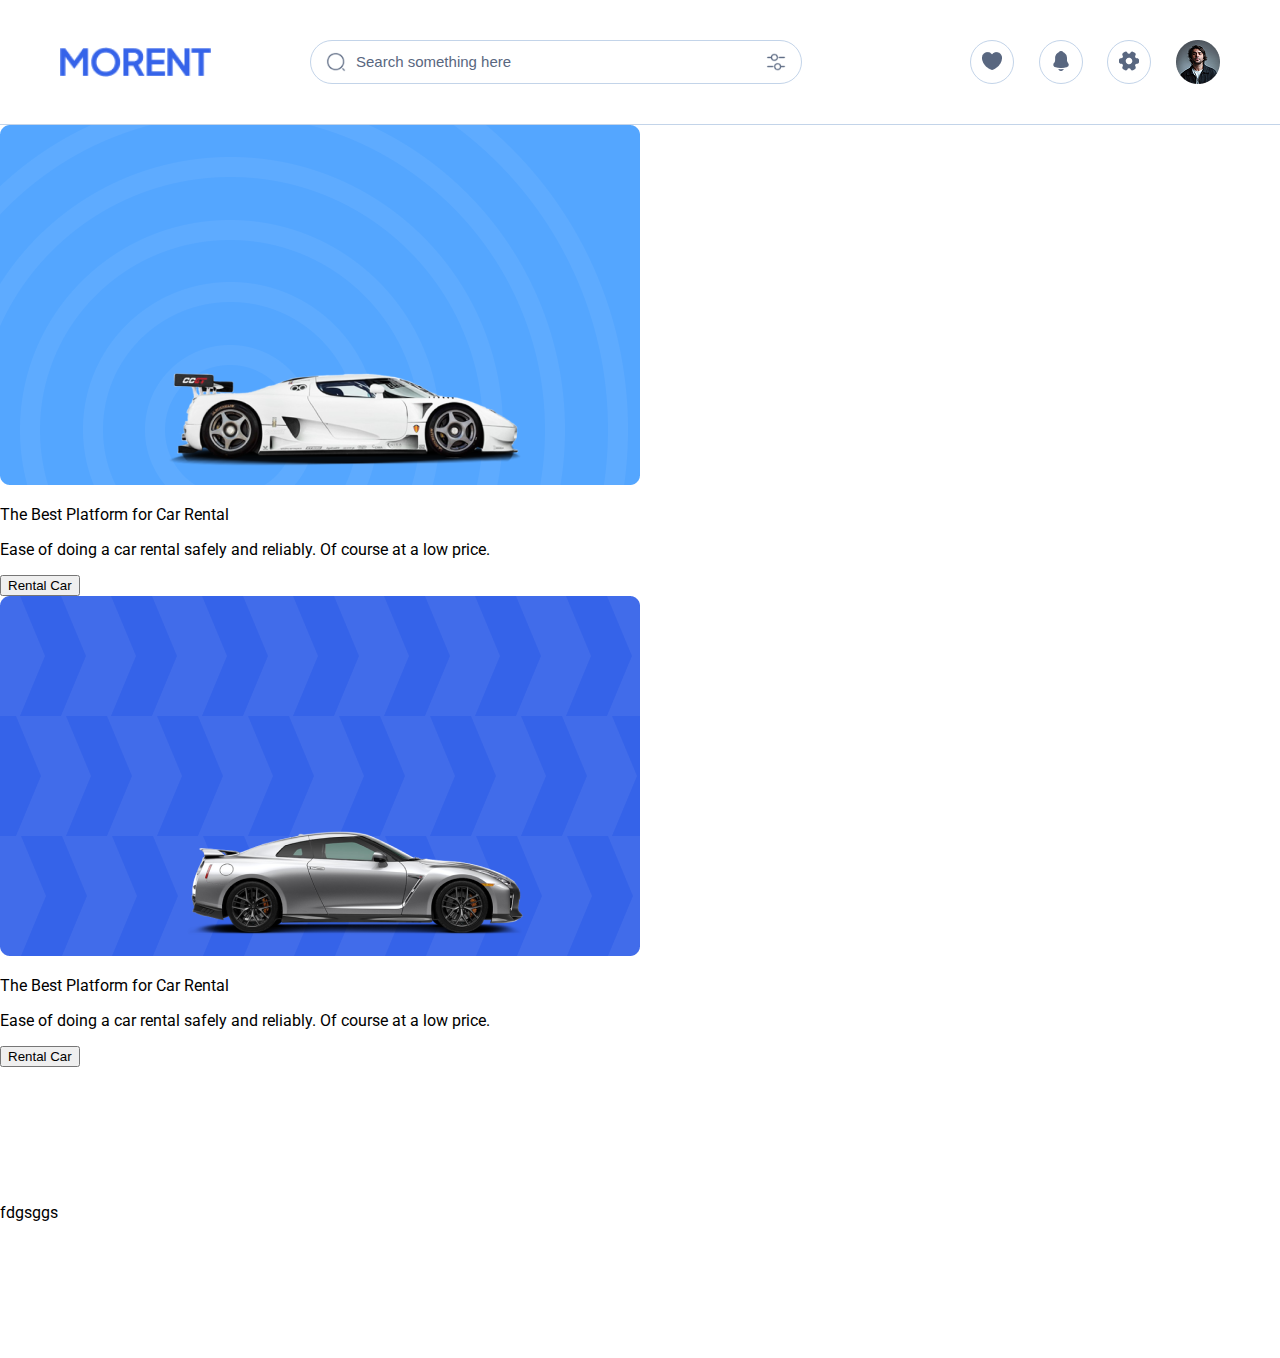
<file: index.html>
<!DOCTYPE html>
    <html lang="vi">
        <head>
            <meta charset="UTF-8">
            <meta name="viewport" content="width=device-width, initialscale=1.0">
            <title>Home Car Rent</title>
            <link
            href="https://fonts.googleapis.com/css2?family=Roboto:wght@400;700&
            display=swap" rel="stylesheet">
            <link rel="stylesheet" href="css/style.css">
        </head>
        <body>
            <header class="main-header">
                <div class="left-header">
                    <img class="big-logo" src="assets/images/Logo.png" alt="">
                </div>
                <div class="middle-header">
                    <div class="search-bar">
                        <button type="button" class="search-button">
                            <img class="icon" src="assets/icons/search-normal.png" alt="Search Icon" >
                        </button>

                        <input class="searching" type="text" placeholder="Search something here">

                        <button type="button" class="filter-button">
                            <img class="icon" src="assets/icons/filter.png" alt="Filter Icon" >
                        </button>
                    </div>
                </div>
                <div class="right-header">
                    <button class="icon-button" type="button" >
                        <img class="icon"src="assets/icons/heart.png" alt="Heart Icon" >
                    </button>

                    <button class="notifi-button" type="button" >
                        <img class="icon" src="assets/icons/notification.png" alt="Bell Icon">
                    </button>

                    <button  class="icon-button" type="button">
                        <img class="icon" src="assets/icons/setting-2.png" alt="Settings Icon">
                    </button>
                    <img  class="user-avatar" src="assets/images/Image.png" alt="User Avatar">
                </div>
            </header>
            <div class="menu-container">
                <div class="ad-container">
                    <div class="advertisement">
                        <div>
                            <img class="ads-pic" src="assets/images/Ads 1.png" alt="ad-1">
                            <div>
                                <p class="ads-names-1">
                                    The Best Platform for Car Rental
                                </p>
                                <p class="ads-info-1">
                                    Ease of doing a car rental safely and reliably. Of course at a low price.
                                </p>
                                <button class="rent-button-1">Rental Car</button>
                            </div>
                            
                        </div>
                        <div>
                            <img class="ads-pic" src="assets/images/Ads 2.png" alt="ad-1">
                            <p class="ads-names-2">
                                The Best Platform for Car Rental
                            </p>
                            <p class="ads-info-2">
                                Ease of doing a car rental safely and reliably. Of course at a low price.
                            </p>
                            <button class="rent-button-2">Rental Car</button>
                        </div>
                    </div>
                </div>
            </div>
            <div class="menu-choice">
                <div class="pick-up-bar">
                    <img src="assets/images/Pick - Up.png" alt="">
                        <div></div>
                        <div></div>
                        <div></div>
                </div>
                <div>
                    fdgsggs
                </div>
                <div class="pick-up-bar"> 
                    <img src="assets/images/Pick - Up.png" alt="">
                    <div></div>
                    <div></div>
                    <div></div>
                </div>
            </div>
            
            
        </body>
    </html>
</file>
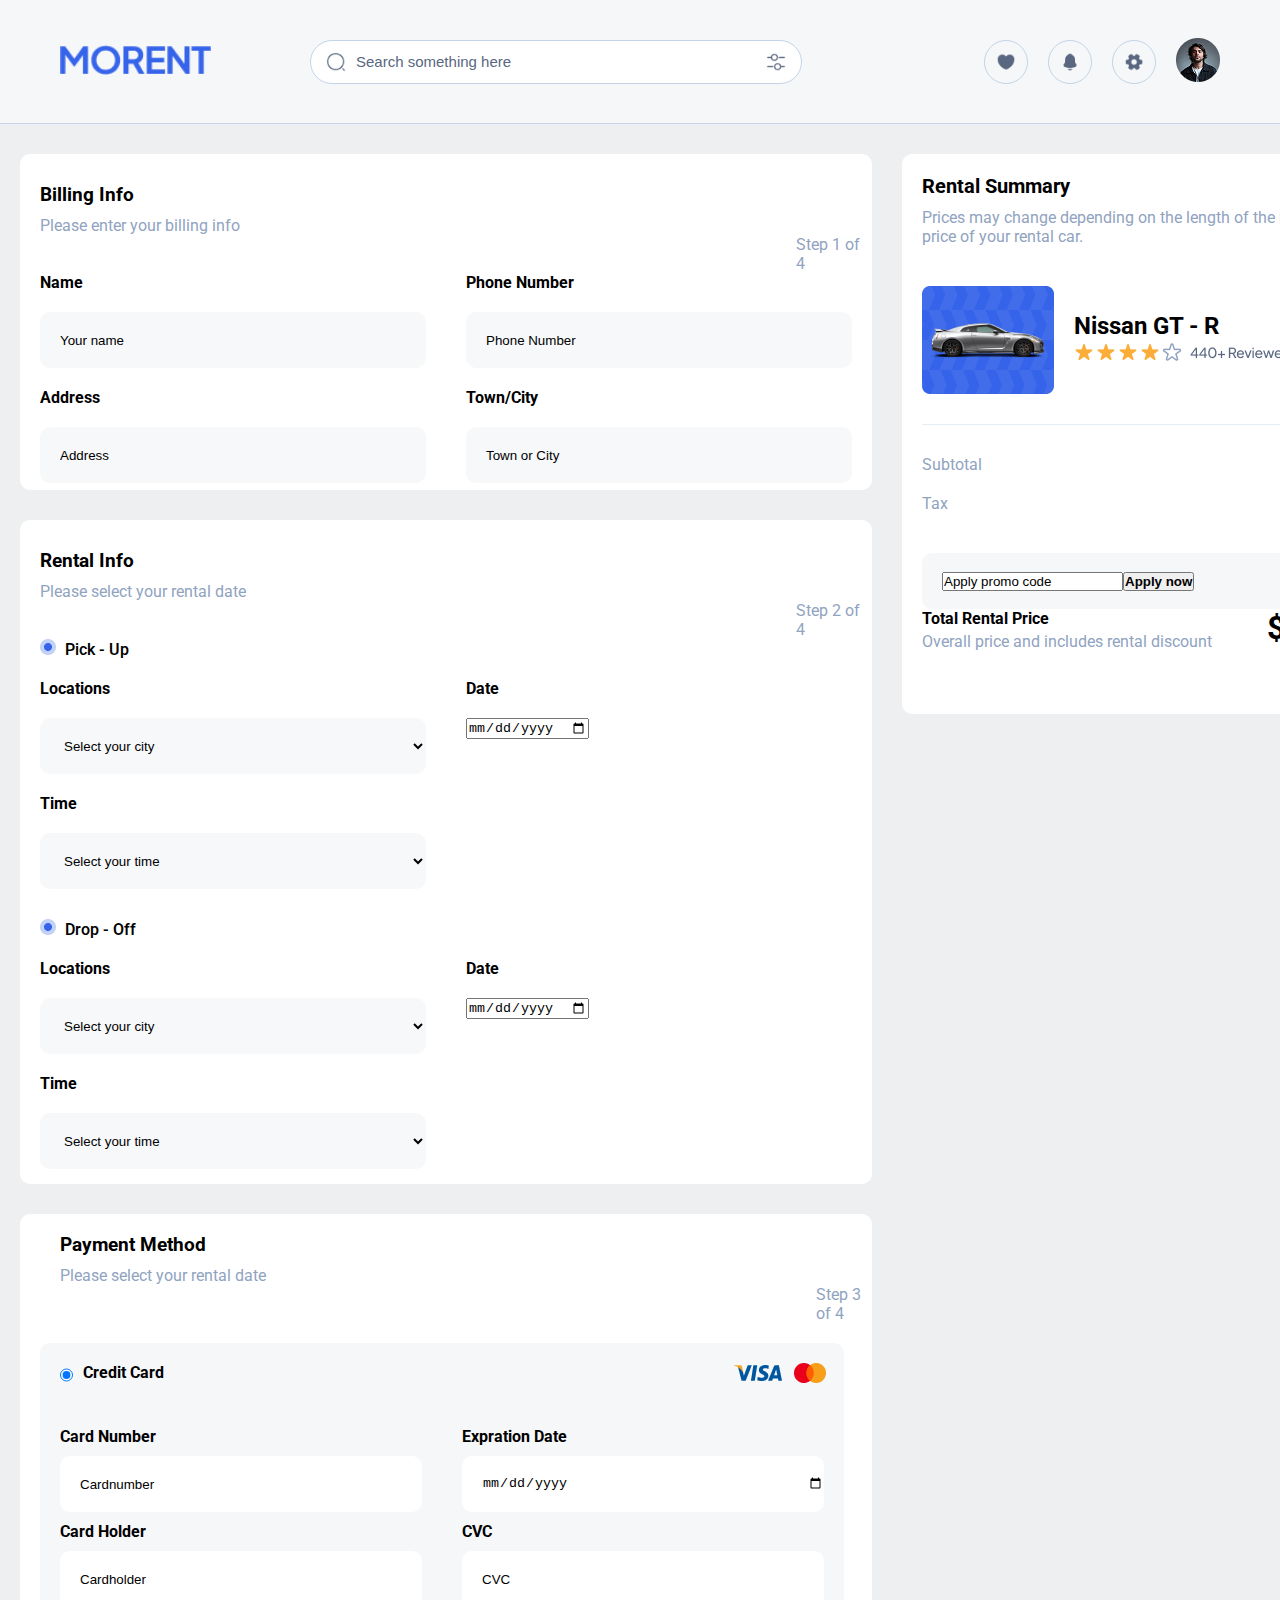
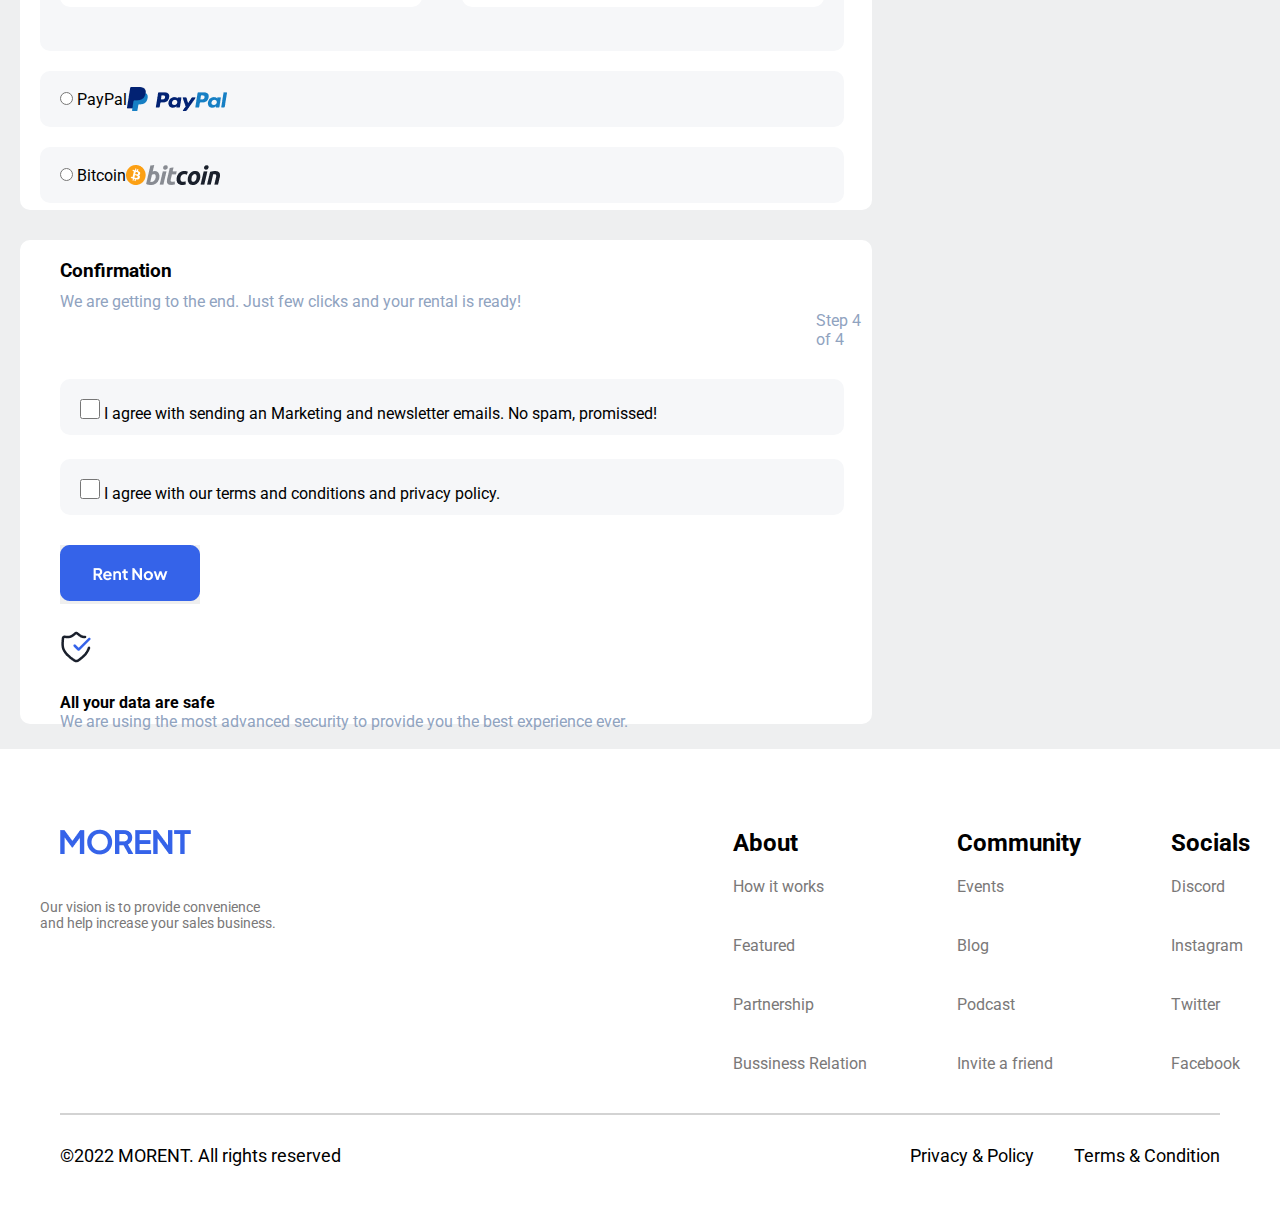
<file: Pay.html>
<!DOCTYPE html>
<html lang="vi">
  <head>
    <meta charset="UTF-8" />
    <meta name="viewport" content="width=device-width, initialscale=1.0" />
    <title>RentSwift Payment</title>
    <link
      href="https://fonts.googleapis.com/css2?family=Roboto:wght@400;700&
            display=swap"
      rel="stylesheet"
    />
    <link rel="stylesheet" href="style.css" />
  </head>
  <body style="background-color: #eeeff0">
    <div>
      <header class="main-header">
        <div class="left-header">
          <a class="logo-pointer" href="index.html"
            ><img class="big-logo" src="assets/images/Logo.png" alt=""
          /></a>
        </div>
        <div class="middle-header">
          <div class="search-bar">
            <button type="button" class="search-button">
              <img
                class="icon"
                src="assets/icons/search-normal.png"
                alt="Search Icon"
              />
            </button>

            <input
              class="searching"
              type="text"
              placeholder="Search something here"
            />

            <button type="button" class="filter-button">
              <img
                class="icon"
                src="assets/icons/filter.png"
                alt="Filter Icon"
              />
            </button>
          </div>
        </div>
        <div class="right-header">
          <button class="icon-button" type="button">
            <img class="icon" src="assets/icons/heart.png" alt="Heart Icon" />
          </button>

          <button class="icon-button" type="button">
            <img
              class="icon"
              src="assets/icons/notification.png"
              alt="Bell Icon"
            />
          </button>

          <button class="icon-button" type="button">
            <img
              class="icon"
              src="assets/icons/setting-2.png"
              alt="Settings Icon"
            />
          </button>
          <a href="#!">
            <img
              class="user-avatar"
              src="assets/images/Image.png"
              alt="User Avatar"
            />
          </a>
        </div>
      </header>
      <container>
        <div class="BoxDanhGia">
          <!--phan ben trai cua content-->
          <div class="box-trai">
            <!--phan Bill-->
            <div class="BillingInfo">
              <!--tieu de-->
              <div class="tieuDeInfo">
                <div class="titleTrai">
                  <h3>Billing Info</h3>
                  <p style="color: #90a3bf; margin-top: 10px">
                    Please enter your billing info
                  </p>
                </div>
                <!--phan step-->
                <div class="step">
                  <p>Step 1 of 4</p>
                </div>
              </div>

              <!-- phan dien thong tin -->
              <div class="thongTinInFo">
                <div class="itemInfo">
                  <label for="name">Name</label>
                  <input type="text" id="name" placeholder="Your name" />
                  <label for="address">Address</label>
                  <input type="text" id="address" placeholder="Address" />
                </div>
                <div class="itemInfo">
                  <label for="phone number">Phone Number</label>
                  <input
                    type="text"
                    id="phone number"
                    placeholder="Phone Number"
                  />
                  <label for="town/city">Town/City</label>
                  <input
                    type="text"
                    id="town/city"
                    placeholder="Town or City"
                  />
                </div>
              </div>
            </div>

            <!--phan Rental-->
            <div class="RentalInfo">
              <!--tieu de-->
              <div class="tieuDeInfo">
                <div class="titleTrai">
                  <h3>Rental Info</h3>
                  <p style="color: #90a3bf; margin-top: 10px">
                    Please select your rental date
                  </p>
                </div>
                <!--phan step-->

                <div class="step">
                  <p>Step 2 of 4</p>
                </div>
              </div>

              <div class="thongTinRent">
                <!--item 1 cua Rental-->
                <div class="itemRental">
                  <div class="linePickUp">
                    <img src="assets/icons/mark.png" alt="" />
                    <span class="pick-up-line">Pick - Up</span>
                  </div>
                  <!--form dien thong tinh-->
                  <div class="form-rental">
                    <!--phan ben trai -->
                    <div class="formItem">
                      <label for="locations">Locations</label>
                      <select id="locations">
                        <option value="" disabled selected>
                          Select your city
                        </option>
                        <option value="">HCM</option>
                        <option value="">Hue</option>
                        <option value="">Ha Noi</option>
                      </select>
                      <label for="time">Time</label>
                      <select id="locations">
                        <option value="" disabled selected>
                          Select your time
                        </option>
                      </select>
                    </div>
                    <!--phan ben phai -->
                    <div class="formItem">
                      <label for="date">Date</label>
                      <input type="date" placeholder="Select your date" />
                    </div>
                  </div>
                </div>
                <!--item 2 cua Retal-->
                <div class="itemRental">
                  <div class="linePickUp">
                    <img src="assets/icons/mark.png" alt="" />
                    <span class="pick-up-line">Drop - Off</span>
                  </div>
                  <!--form dien thong tinh-->
                  <div class="form-rental">
                    <!--phan ben trai -->
                    <div class="formItem">
                      <label for="locations">Locations</label>
                      <select id="locations">
                        <option value="" disabled selected>
                          Select your city
                        </option>
                        <option value="">HCM</option>
                        <option value="">Hue</option>
                        <option value="">Ha Noi</option>
                      </select>
                      <label for="time">Time</label>
                      <select id="locations">
                        <option value="" disabled selected>
                          Select your time
                        </option>
                      </select>
                    </div>
                    <!--phan ben phai -->
                    <div class="formItem">
                      <label for="date">Date</label>
                      <input type="date" placeholder="Select your date" />
                    </div>
                  </div>
                </div>
              </div>
            </div>

            <!--phan Payment-->
            <div class="payment">
              <div class="tieuDeInfo">
                <div class="titleTrai">
                  <h3>Payment Method</h3>
                  <p style="color: #90a3bf; margin-top: 10px">
                    Please select your rental date
                  </p>
                </div>
                <div class="step">
                  <p>Step 3 of 4</p>
                </div>
              </div>

              <!--phan the credit-->
              <div class="credit">
                <div class="tieuDeCredit">
                  <div class="tieudeTrai">
                    <input
                      type="radio"
                      name="payment"
                      value="Credit Card"
                      checked
                    />
                    <span style="font-weight: bold">Credit Card</span>
                  </div>
                  <div class="tieudePhai">
                    <img src="assets/icons/Visa.png" alt="" />
                  </div>
                </div>
                <div class="formCredit">
                  <!--ben trai-->
                  <div class="itemCredit">
                    <label for="cardnumber">Card Number</label>
                    <input type="text" placeholder="Cardnumber" />
                    <label for="cardholder">Card Holder</label>
                    <input type="text" placeholder="Cardholder" />
                  </div>
                  <!--ben phai-->
                  <div class="itemCredit">
                    <label for="Exprationdate">Expration Date</label>
                    <input type="date" placeholder="DD/MM/YY" />
                    <label for="CVC">CVC</label>
                    <input type="text" placeholder="CVC" />
                  </div>
                </div>
              </div>
              <!--2 the cuoi-->
              <div class="payWith">
                <!--line 1-->
                <div class="pay">
                  <span>
                    <input type="radio" name="payment" value="PayPal" />
                    PayPal
                  </span>
                  <img src="assets/icons/PayPal.png" alt="" />
                </div>
                <!--line 2-->
                <div class="pay">
                  <span>
                    <input type="radio" name="payment" value="Bitcoin" />
                    Bitcoin
                  </span>
                  <img src="assets/icons/Bitcoin.png" alt="" />
                </div>
              </div>
            </div>
            <div class="confir">
              <!--tieu de-->
              <div class="tieuDeInfo">
                <div class="titleTrai">
                  <h3>Confirmation</h3>
                  <p style="color: #90a3bf; margin-top: 10px">
                    We are getting to the end. Just few clicks and your rental
                    is ready!
                  </p>
                </div>
                <div class="step">
                  <p>Step 4 of 4</p>
                </div>
              </div>
              <!-- phan tich-->
              <div class="tickConfir">
                <div class="itemConfir">
                  <span>
                    <input type="checkbox" />
                    I agree with sending an Marketing and newsletter emails. No
                    spam, promissed!
                  </span>
                </div>
                <div class="itemConfir">
                  <span>
                    <input type="checkbox" />
                    I agree with our terms and conditions and privacy policy.
                  </span>
                </div>
              </div>
              <!--nut rent-->
              <div class="nutRentNow">
                <button>
                  <img src="assets/icons/Button Rental.png" alt="" />
                </button>
              </div>
              <div class="logo-safety">
                <img src="assets/icons/ic-security-safety.png" alt="" />
              </div>
              <!--2 dong cuoi-->
              <div class="lineCuoi">
                <p style="font-weight: bold">All your data are safe</p>
                <p style="color: #90a3bf">
                  We are using the most advanced security to provide you the
                  best experience ever.
                </p>
              </div>
            </div>
          </div>
          <!--phan ben phai cua trang-->
          <div class="box-phai">
            <div class="Summary">
              <!--phan tren cua Summary-->
              <div class="box-top">
                <div class="tieuDeTop">
                  <p style="font-weight: bold; font-size: 20px">
                    Rental Summary
                  </p>
                  <p style="color: #90a3bf">
                    Prices may change depending on the length of the rental and
                    the price of your rental car.
                  </p>
                </div>
                <div class="phanXeTop">
                  <!--hinh anh xe-->
                  <div class="anhXe">
                    <img src="assets/images/Look.png" alt="" />
                  </div>
                  <!--thong tin xe-->
                  <div class="thongTinXe">
                    <div class="tenXe">
                      <h2>Nissan GT - R</h2>
                    </div>
                    <div class="soSao">
                      <img src="assets/icons/Review.png" alt="" />
                    </div>
                  </div>
                </div>
              </div>
              <!--gach ngang-->
              <div class="duongGach"></div>
              <!--phan duoi-->
              <div class="box-bottom">
                <!--dong 1-->
                <div class="line1">
                  <div class="line1Trai">
                    <p>Subtotal</p>
                    <p>Tax</p>
                  </div>
                  <div class="line1Phai">
                    <p>$80.00</p>
                    <p>$0</p>
                  </div>
                </div>
                <!--dong 2-->
                <div class="line2">
                  <input type="text" placeholder="Apply promo code" />

                  <button>
                    <span><b>Apply now</b></span>
                  </button>
                </div>
              </div>
              <!--dong 3-->
              <div class="line3">
                <div class="line3Trai">
                  <p style="font-weight: bold">Total Rental Price</p>
                  <p style="color: #90a3bf">
                    Overall price and includes rental discount
                  </p>
                </div>
                <dive class="line3Phai">
                  <h1>$80.00</h1>
                </dive>
              </div>
            </div>
          </div>
        </div>
      </container>
      <!-- toi phan footter-->
    </div>
    <div class="phanFooter">
      <footer class="page-footer-container">
        <div class="page-info">
          <div class="box-container-1">
            <img src="assets/images/Logo.png" alt="" />
            <p>
              Our vision is to provide convenience and help increase your sales
              business.
            </p>
          </div>
          <div class="box-container-2">
            <div class="infos">
              <div class="main-font">About</div>
              <div class="main-info">
                <a href="#!">How it works</a>
                <a href="#!">Featured</a>
                <a href="#!">Partnership</a>
                <a href="#!">Bussiness Relation</a>
              </div>
            </div>
            <div class="infos">
              <div class="main-font">Community</div>
              <div class="main-info">
                <a href="#!">Events</a>
                <a href="#!">Blog</a>
                <a href="#!">Podcast</a>
                <a href="#!">Invite a friend</a>
              </div>
            </div>
            <div class="infos">
              <div class="main-font">Socials</div>
              <div class="main-info">
                <a href="#!">Discord</a>
                <a href="#!">Instagram</a>
                <a href="#!">Twitter</a>
                <a href="#!">Facebook</a>
              </div>
            </div>
          </div>
        </div>
        <div class="footer-2">
          <div class="break-margin">
            <hr class="breakline" />
          </div>
          <div class="footer-flex">
            <div class="origin">
              <a href="#!">©2022 MORENT. All rights reserved</a>
            </div>
            <div class="policy-condition">
              <a href="#!">Privacy & Policy</a
              ><a href="#!">Terms & Condition</a>
            </div>
          </div>
        </div>
      </footer>
    </div>
    <script src="js/script_for_thanh-toan.js"></script>
  </body>
</html>
</file>
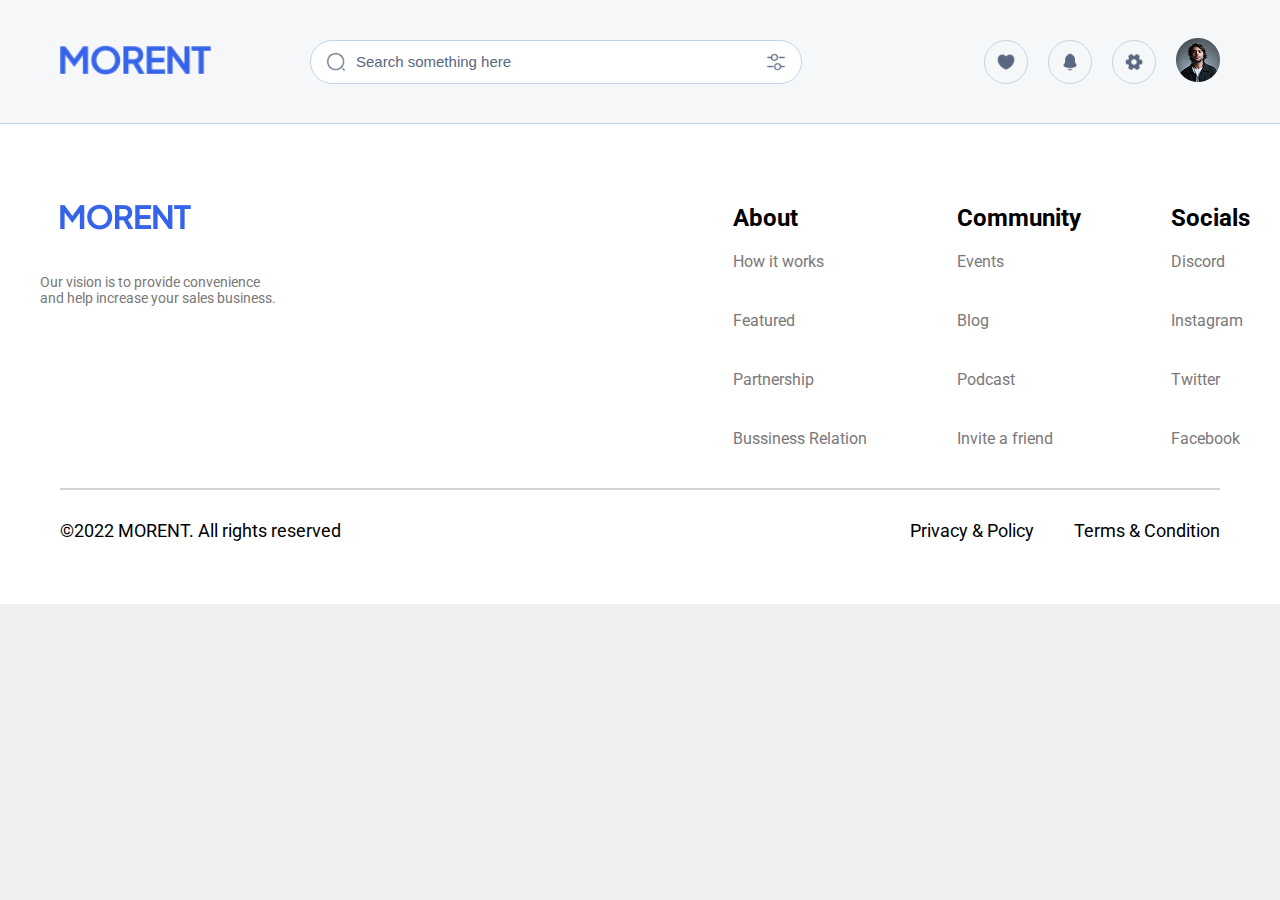
<file: rent-car.html>
<!DOCTYPE html>
<html lang="vi">
  <head>
    <meta charset="UTF-8" />
    <meta name="viewport" content="width=device-width, initial-scale=1.0" />
    <title>Home Car Rent</title>
    <link
      href="https://fonts.googleapis.com/css2?family=Roboto:wght@400;700&
            display=swap"
      rel="stylesheet"
    />
    <link rel="stylesheet" href="style.css" />
  </head>
  <body style="background-color: #eeeff0">
      <header class="main-header">
        <div class="left-header">
          <a class="logo-pointer" href="#"
            ><img class="big-logo" src="assets/images/Logo.png" alt=""
          /></a>
        </div>
        <div class="middle-header">
          <div class="search-bar">
            <button type="button" class="search-button">
              <img
                class="icon"
                src="assets/icons/search-normal.png"
                alt="Search Icon"
              />
            </button>

            <input
              class="searching"
              type="text"
              placeholder="Search something here"
            />

            <button type="button" class="filter-button">
              <img
                class="icon"
                src="assets/icons/filter.png"
                alt="Filter Icon"
              />
            </button>
          </div>
        </div>
        <div class="right-header">
          <button class="icon-button" type="button">
            <img class="icon" src="assets/icons/heart.png" alt="Heart Icon" />
          </button>

          <button class="icon-button" type="button">
            <img
              class="icon"
              src="assets/icons/notification.png"
              alt="Bell Icon"
            />
          </button>

          <button class="icon-button" type="button">
            <img
              class="icon"
              src="assets/icons/setting-2.png"
              alt="Settings Icon"
            />
          </button>
          <div class="user-list">
            <a href="#!">
              <img
                class="user-avatar"
                src="assets/images/Image.png"
                alt="User Avatar"
              />
            </a>
            <div class="user-options">
              <ul class="user-list">
                <li class="user-item">
                  <a href="#!" class="item-link">
                    <img src="assets/icons/heart.png" alt="">
                    <p>Liked</p>
                  </a>
                </li>
                <hr>
                <li class="user-item">
                  <a href="#!" class="item-link">
                    <img src="assets/icons/notification.png" alt="">
                    <p>Notify</p>
                  </a>
                </li>
                <hr>
                <li class="user-item">
                  <a href="#!" class="item-link">
                    <img src="assets/icons/setting-2.png" alt="">
                    <p>Setting</p>
                  </a>
                </li>
              </ul>
            </div>
          </div>
        </div>
      </header>


      <footer class="page-footer-container">
        <div class="page-info">
          <div class="box-container-1">
            <img src="assets/images/Logo.png" alt="" />
            <p>
              Our vision is to provide convenience and help increase your sales
              business.
            </p>
          </div>
          <div class="box-container-2">
            <div class="infos">
              <div class="main-font">About</div>
              <div class="main-info">
                <a href="#!">How it works</a>
                <a href="#!">Featured</a>
                <a href="#!">Partnership</a>
                <a href="#!">Bussiness Relation</a> 
              </div>
            </div>
            <div class="infos">
              <div class="main-font">Community</div>
              <div class="main-info">
                <a href="#!">Events</a>
                <a href="#!">Blog</a>
                <a href="#!">Podcast</a>
                <a href="#!">Invite a friend</a> 
              </div>
            </div>
            <div class="infos">
              <div class="main-font">Socials</div>
              <div class="main-info">
                <a href="#!">Discord</a>
                <a href="#!">Instagram</a>
                <a href="#!">Twitter</a>
                <a href="#!">Facebook</a> 
              </div>
            </div>
          </div>
        </div>
        <div class="footer-2">
          <div class="break-margin">
            <hr class="breakline">
          </div>
          <div class="footer-flex">
            <div class="origin"><a href="#!">©2022 MORENT. All rights reserved</a></div>
            <div class="policy-condition"><a href="#!">Privacy & Policy</a><a href="#!">Terms & Condition</a></div>
          </div>
        </div>
      </footer>
    <script src="script.js"></script>
  </body>
</html>
</file>
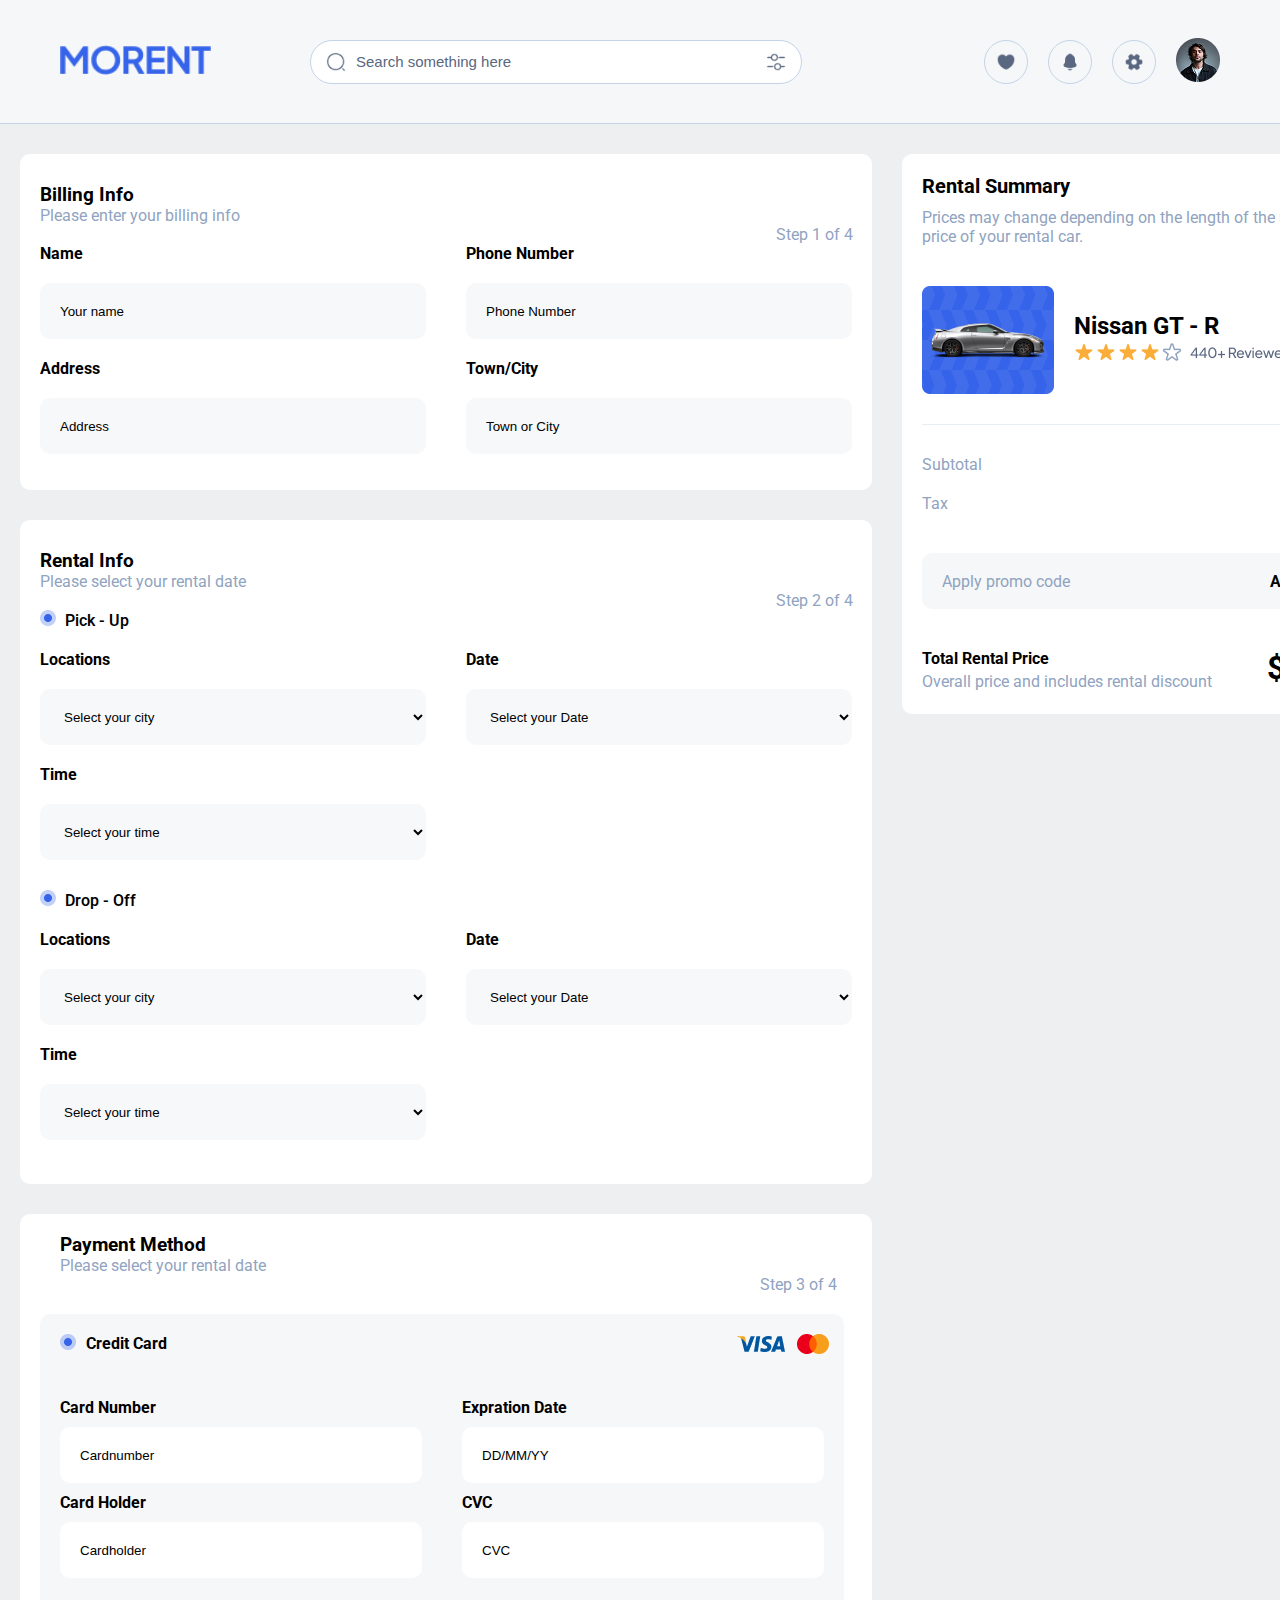
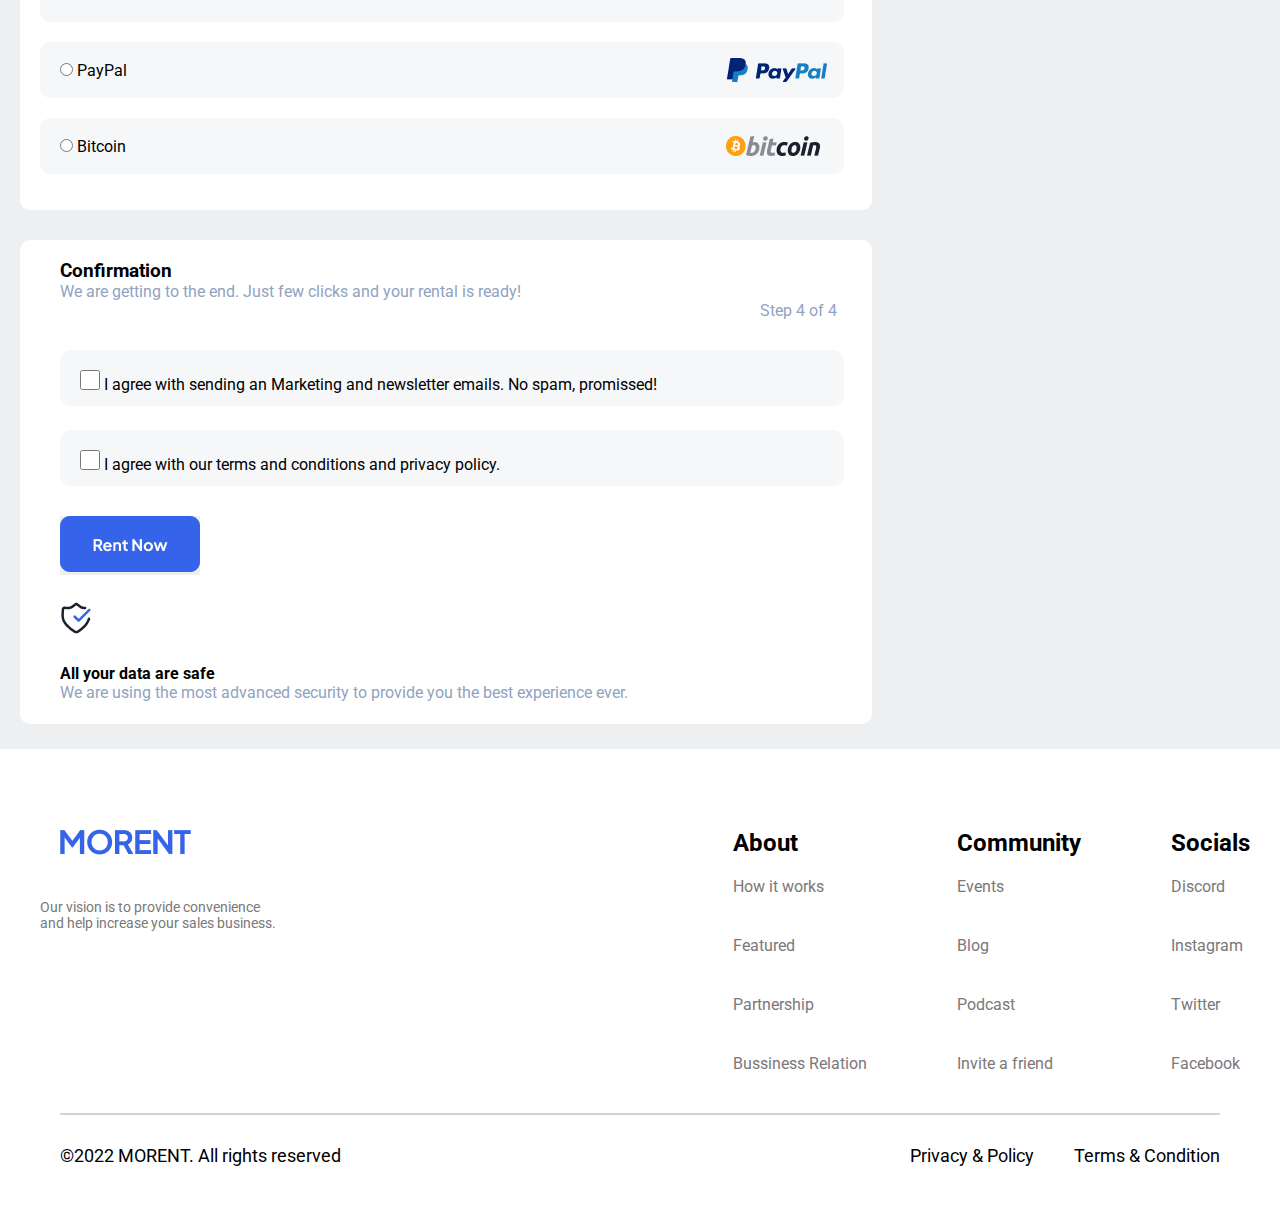
<file: slide_4.html>
<!DOCTYPE html>
<html lang="vi">
  <head>
    <meta charset="UTF-8" />
    <meta name="viewport" content="width=device-width, initialscale=1.0" />
    <title>Home Car Rent</title>
    <link
      href="https://fonts.googleapis.com/css2?family=Roboto:wght@400;700&
            display=swap"
      rel="stylesheet"
    />
    <link rel="stylesheet" href="style.css" />
  </head>
  <body style="background-color: #eeeff0;">
    <div>
      <header class="main-header">
        <div class="left-header">
          <a class="logo-pointer" href="#"
            ><img class="big-logo" src="assets/images/Logo.png" alt=""
          /></a>
        </div>
        <div class="middle-header">
          <div class="search-bar">
            <button type="button" class="search-button">
              <img
                class="icon"
                src="assets/icons/search-normal.png"
                alt="Search Icon"
              />
            </button>

            <input
              class="searching"
              type="text"
              placeholder="Search something here"
            />

            <button type="button" class="filter-button">
              <img
                class="icon"
                src="assets/icons/filter.png"
                alt="Filter Icon"
              />
            </button>
          </div>
        </div>
        <div class="right-header">
          <button class="icon-button" type="button">
            <img class="icon" src="assets/icons/heart.png" alt="Heart Icon" />
          </button>

          <button class="icon-button" type="button">
            <img
              class="icon"
              src="assets/icons/notification.png"
              alt="Bell Icon"
            />
          </button>

          <button class="icon-button" type="button">
            <img
              class="icon"
              src="assets/icons/setting-2.png"
              alt="Settings Icon"
            />
          </button>
          <a href="#!">
            <img
              class="user-avatar"
              src="assets/images/Image.png"
              alt="User Avatar"
            />
          </a>
        </div>
      </header>
      <container>
        <div class="BoxDanhGia">
            <!--phan ben trai cua content-->
            <div class="box-trai">
                <!--phan Bill-->
                <div class="BillingInfo">
                    <!--tieu de-->
                    <div class="tieuDeInfo">
                        <h3>
                            Billing Info
                        </h3>
                        <p style="color: #90A3BF;">Please enter your billing info</p>
                    </div>
                    <!--phan step-->
                    <div class="step">
                        <p>Step 1 of 4</p>
                    </div>
                    <!-- phan dien thong tin -->
                    <div class="thongTinInFo">
                        <div class="itemInfo">
                            <label for="name">Name</label>
                            <input type="text"id="name" placeholder="Your name">
                            <label for="address">Address</label>
                            <input type="text"id="address" placeholder="Address">
                        </div>
                        <div class="itemInfo">
                            <label for="phone number">Phone Number</label>
                            <input type="text"id="phone number" placeholder="Phone Number">
                            <label for="town/city">Town/City</label>
                            <input type="text"id="town/city" placeholder="Town or City">
                        </div>
                    </div>
                </div>
                
                <!--phan Rental-->
                <div class="RentalInfo">
                    <!--tieu de-->
                    <div class="tieuDeInfo">
                        <h3>
                           Rental Info
                        </h3>
                        <p style="color: #90A3BF;">Please select your rental date</p>
                    </div>
                    <!--phan step-->
                    <div class="step">
                        <p>Step 2 of 4</p>
                    </div>
                    <div class="thongTinRent">
                        <!--item 1 cua Rental-->
                        <div class="itemRental">
                            <div class="linePickUp">
                                <img src="assets/icons/mark.png" alt="" />
                                <span class="pick-up-line">Pick - Up</span>
                            </div>
                            <!--form dien thong tinh-->
                            <div class="form-rental">
                                <!--phan ben trai -->
                                <div class="formItem">
                                    <label for="locations">Locations</label>
                                    <select id="locations">
                                        <option value="" disabled selected>Select your city</option>
                                    </select>
                                    <label for="time">Time</label>
                                    <select id="locations">
                                        <option value="" disabled selected>Select your time</option>
                                    </select>
                                     
                                </div>
                                <!--phan ben phai -->
                                <div class="formItem">
                                   
                                    <label for="date">Date</label>
                                    <select id="locations">
                                        <option value="" disabled selected>Select your Date</option>
                                    </select>
                                </div>
                            </div>
                        </div>
                        <!--item 2 cua Retal-->
                        <div class="itemRental">
                            <div class="linePickUp">
                                <img src="assets/icons/mark.png" alt="" />
                                <span class="pick-up-line">Drop - Off</span>
                            </div>
                            <!--form dien thong tinh-->
                            <div class="form-rental">
                                <!--phan ben trai -->
                                <div class="formItem">
                                    <label for="locations">Locations</label>
                                    <select id="locations">
                                        <option value="" disabled selected>Select your city</option>
                                    </select>
                                    <label for="time">Time</label>
                                    <select id="locations">
                                        <option value="" disabled selected>Select your time</option>
                                    </select>
                                    
                                </div>
                                <!--phan ben phai -->
                                <div class="formItem">
                                    
                                    <label for="date">Date</label>
                                    <select id="locations">
                                        <option value="" disabled selected>Select your Date</option>
                                    </select>
                                </div>
                            </div>
                        </div>
                    </div>
                </div>

                <!--phan Payment-->
                <div class="payment">
                  <div class="tieuDeInfo">
                        <h3>
                           Payment Method
                        </h3>
                        <p style="color: #90A3BF;">Please select your rental date</p>
                        <div class="step" style="padding-left: 700px;">
                          <p >Step 3 of 4</p>
                        </div>
                  </div>
                  
                  <!--phan the credit-->
                  <div class="credit">
                    <div class="tieuDeCredit">
                      <div class="tieudeTrai">
                        <img src="assets/icons/mark.png" alt="" style="width: 16px;height: 16px;"/>
                        <span style="font-weight: bold;">Credit Card</span>
                      </div>
                      <div class="tieudePhai">
                        <img src="assets/icons/Visa.png" alt="">
                      </div>
                    </div>
                    <div class="formCredit">
                      <!--ben trai-->
                      <div class="itemCredit">
                        <label for="cardnumber">Card Number</label>
                        <input type="text" placeholder="Cardnumber">
                        <label for="cardholder">Card Holder</label>
                        <input type="text" placeholder="Cardholder">
                      </div>
                      <!--ben phai-->
                      <div class="itemCredit">
                        <label for="Exprationdate">Expration Date</label>
                        <input type="text" placeholder="DD/MM/YY">
                        <label for="CVC">CVC</label>
                        <input type="text" placeholder="CVC">
                      </div>
                    </div>
                    
                  </div>
                    <!--2 the cuoi-->
                    <div class="payWith">
                      <!--line 1-->
                      <div class="pay">
                        <span>
                          <input type="radio">
                          PayPal
                        </span>
                        <img src="assets/icons/PayPal.png" alt="" style=" padding-left: 600px">
                      </div>
                      <!--line 2-->
                      <div class="pay">
                        <span>
                          <input type="radio">
                          Bitcoin
                        </span>
                        <img src="assets/icons/Bitcoin.png" alt="" style=" padding-left: 600px">
                      </div>
                    </div>
            </div>
            <div class="confir">
              <!--tieu de-->
              <div class="tieuDeInfo">
                        <h3>
                          Confirmation
                        </h3>
                        <p style="color: #90A3BF;">We are getting to the end. Just few clicks and your rental is ready!</p>
                    <div class="step" style="padding-left: 700px;">
                      <p >Step 4 of 4</p>
                    </div>
              </div>
              <!-- phan tich-->
              <div class="tickConfir">
                    <div class="itemConfir">
                      <span>
                        <input type="checkbox">
                        I agree with sending an Marketing and newsletter emails. No spam, promissed!
                      </span>
                    </div>
                    <div class="itemConfir">
                      <span>
                        <input type="checkbox">
                        I agree with our terms and conditions and privacy policy.
                      </span>
                    </div>
              </div>
              <!--nut rent-->
              <div class="nutRentNow">
                <button>
                  <img src="assets/icons/Button Rental.png" alt="">
                </button>
              </div>
              <div class="logo-safety">
                <img src="assets/icons/ic-security-safety.png" alt="">
              </div>
              <!--2 dong cuoi-->
              <div class="lineCuoi">
                <p style="font-weight: bold;">All your data are safe</p>
                <p style="color: #90A3BF;">We are using the most advanced security to provide you the best experience ever.</p>
              </div>
            </div>
            
        </div>
        <!--phan ben phai cua trang-->
            <div class="box-phai">
              <div class="Summary">
                <!--phan tren cua Summary-->
                <div class="box-top">
                  <div class="tieuDeTop">
                    <p style="font-weight: bold; font-size: 20px;">Rental Summary</p>
                    <p style="color: #90A3BF;">Prices may change depending on the length of the rental and the price of your rental car.</p>
                  </div>
                  <div class="phanXeTop">
                    <!--hinh anh xe-->
                    <div class="anhXe">
                      <img src="assets/images/Look.png" alt="">
                    </div>
                    <!--thong tin xe-->
                    <div class="thongTinXe">
                      <div class="tenXe">
                        <h2>Nissan GT - R</h2>
                      </div>
                      <div class="soSao">
                        <img src="assets/icons/Review.png" alt="">
                      </div>
                    </div>
                  
                  </div>
                </div>
                <!--gach ngang-->
                <div class="duongGach">

                </div>
                <!--phan duoi-->
                <div class="box-bottom">
                  <!--dong 1-->
                    <div class="line1">
                      <div class="line1Trai">
                        <p>Subtotal</p>
                        <p>Tax</p>
                      </div>
                      <div class="line1Phai">
                        <p>$80.00</p>
                        <p>$0</p>
                      </div>
                    </div>
                    <!--dong 2-->
                    <div class="line2">
                      <div class="line2Trai">
                        <p>Apply promo code</p>
                      </div>
                      <div class="line2Phai">
                        <p>Apply now</p>
                      </div>
                    </div>
                    <!--dong 3-->
                    <div class="line3">
                      <div class="line3Trai">
                        <p style="font-weight: bold;">Total Rental Price</p>
                        <p style="color: #90A3BF;">Overall price and includes rental discount</p>
                      </div>
                      <dive class="line3Phai">
                        <h1>$80.00</h1>
                      </dive>
                    </div>
                </div>
              </div>
            </div>
      </container>
      <!-- toi phan footter-->
     
    </div>
    <div class="phanFooter">
     <footer class="page-footer-container">
        <div class="page-info">
          <div class="box-container-1">
            <img src="assets/images/Logo.png" alt="" />
            <p>
              Our vision is to provide convenience and help increase your sales
              business.
            </p>
          </div>
          <div class="box-container-2">
            <div class="infos">
              <div class="main-font">About</div>
              <div class="main-info">
                <a href="#!">How it works</a>
                <a href="#!">Featured</a>
                <a href="#!">Partnership</a>
                <a href="#!">Bussiness Relation</a> 
              </div>
            </div>
            <div class="infos">
              <div class="main-font">Community</div>
              <div class="main-info">
                <a href="#!">Events</a>
                <a href="#!">Blog</a>
                <a href="#!">Podcast</a>
                <a href="#!">Invite a friend</a> 
              </div>
            </div>
            <div class="infos">
              <div class="main-font">Socials</div>
              <div class="main-info">
                <a href="#!">Discord</a>
                <a href="#!">Instagram</a>
                <a href="#!">Twitter</a>
                <a href="#!">Facebook</a> 
              </div>
            </div>
          </div>
        </div>
        <div class="footer-2">
          <div class="break-margin">
            <hr class="breakline">
          </div>
          <div class="footer-flex">
            <div class="origin"><a href="#!">©2022 MORENT. All rights reserved</a></div>
            <div class="policy-condition"><a href="#!">Privacy & Policy</a><a href="#!">Terms & Condition</a></div>
          </div>
        </div>
      </footer>
    </div>
    </body>
</html>
</file>
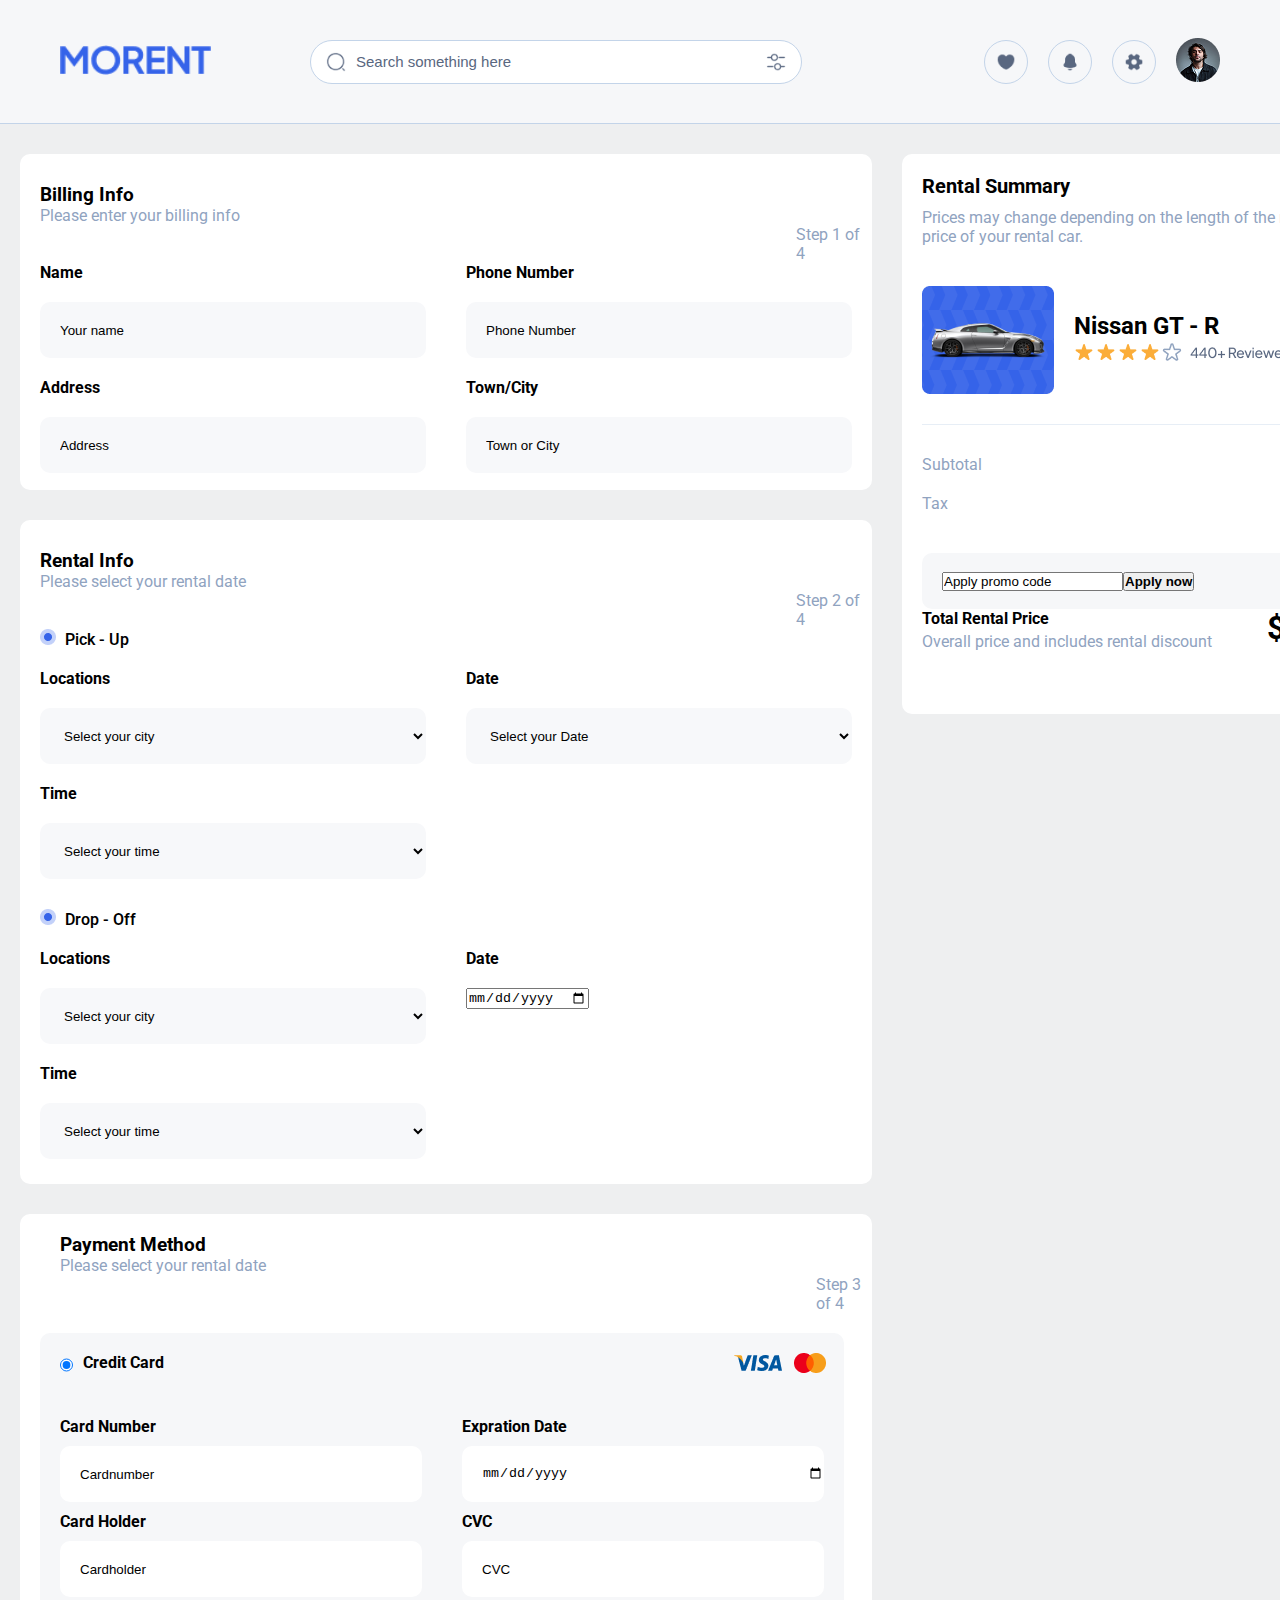
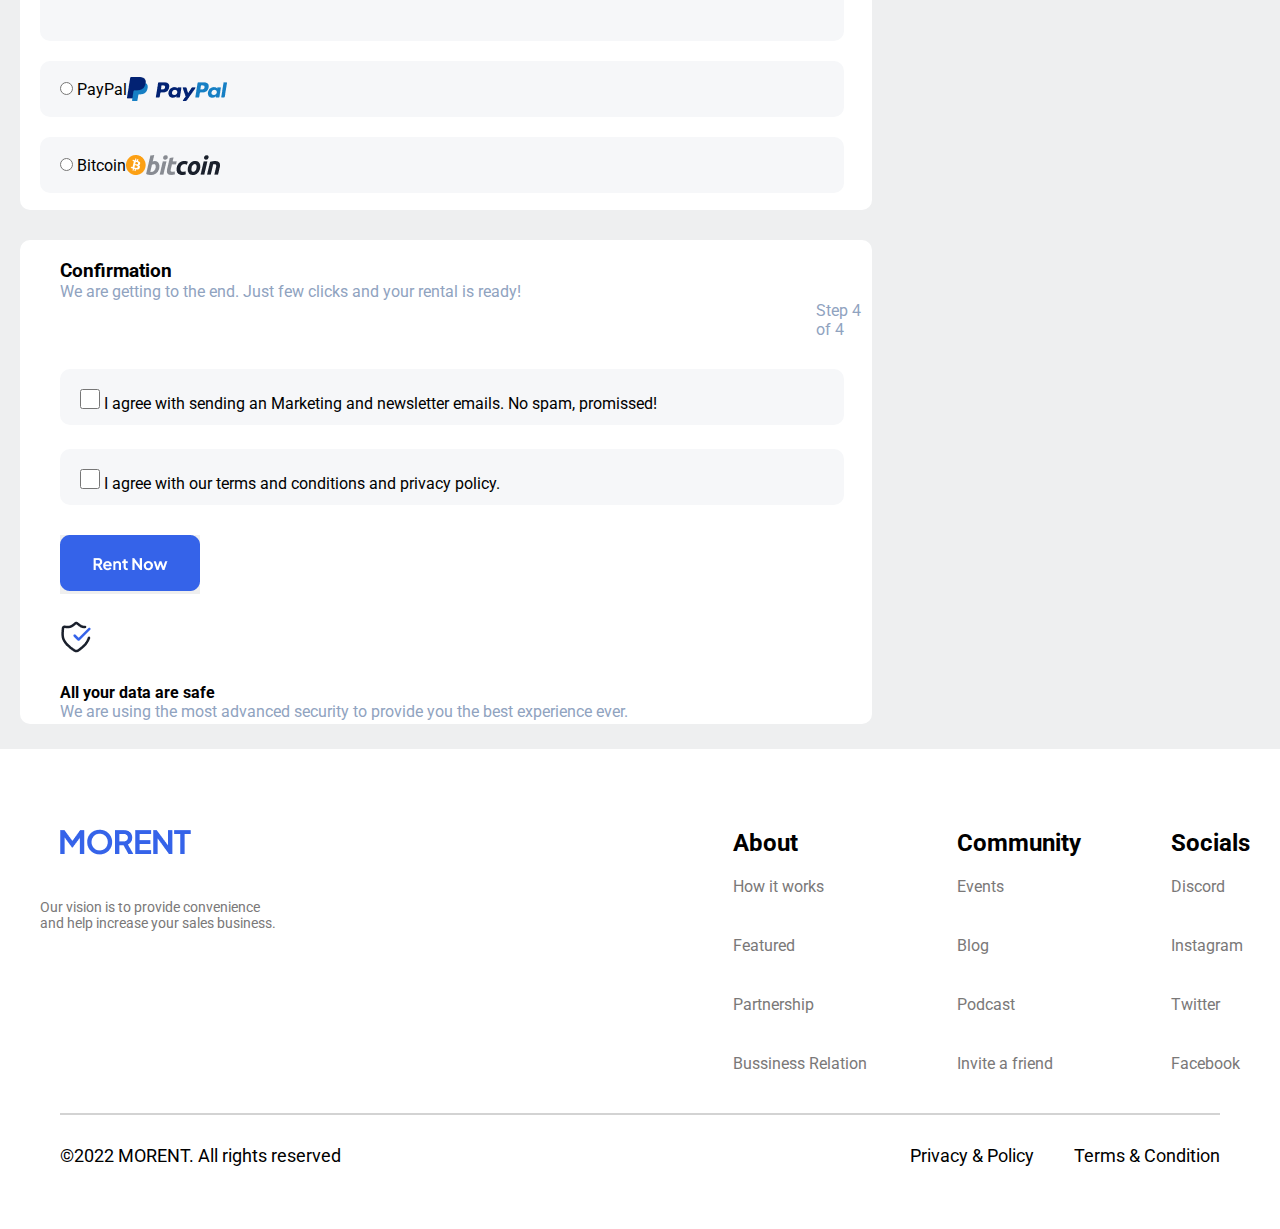
<file: thanh-toan.html>
<!DOCTYPE html>
<html lang="vi">
  <head>
    <meta charset="UTF-8" />
    <meta name="viewport" content="width=device-width, initialscale=1.0" />
    <title>Home Car Rent</title>
    <link
      href="https://fonts.googleapis.com/css2?family=Roboto:wght@400;700&
            display=swap"
      rel="stylesheet"
    />
    <link rel="stylesheet" href="style.css" />
  </head>
  <body style="background-color: #eeeff0;">
    <div>
      <header class="main-header">
        <div class="left-header">
          <a class="logo-pointer" href="index.html"
            ><img class="big-logo" src="assets/images/Logo.png" alt=""
          /></a>
        </div>
        <div class="middle-header">
          <div class="search-bar">
            <button type="button" class="search-button">
              <img
                class="icon"
                src="assets/icons/search-normal.png"
                alt="Search Icon"
              />
            </button>

            <input
              class="searching"
              type="text"
              placeholder="Search something here"
            />

            <button type="button" class="filter-button">
              <img
                class="icon"
                src="assets/icons/filter.png"
                alt="Filter Icon"
              />
            </button>
          </div>
        </div>
        <div class="right-header">
          <button class="icon-button" type="button">
            <img class="icon" src="assets/icons/heart.png" alt="Heart Icon" />
          </button>

          <button class="icon-button" type="button">
            <img
              class="icon"
              src="assets/icons/notification.png"
              alt="Bell Icon"
            />
          </button>

          <button class="icon-button" type="button">
            <img
              class="icon"
              src="assets/icons/setting-2.png"
              alt="Settings Icon"
            />
          </button>
          <a href="#!">
            <img
              class="user-avatar"
              src="assets/images/Image.png"
              alt="User Avatar"
            />
          </a>
        </div>
      </header>
      <container>
        <div class="BoxDanhGia">
            <!--phan ben trai cua content-->
            <div class="box-trai">
                <!--phan Bill-->
                <div class="BillingInfo">
                    <!--tieu de-->
                    <div class="tieuDeInfo">
                        <div class="titleTrai">

                        <h3>
                            Billing Info
                        </h3>
                        <p style="color: #90A3BF;">Please enter your billing info</p>
                        </div>
                        <!--phan step-->
                        <div class="step">
                            <p>Step 1 of 4</p>
                        </div>
                    </div>
                    
                    <!-- phan dien thong tin -->
                    <div class="thongTinInFo">
                        <div class="itemInfo">
                            <label for="name">Name</label>
                            <input type="text"id="name" placeholder="Your name">
                            <label for="address">Address</label>
                            <input type="text"id="address" placeholder="Address">
                        </div>
                        <div class="itemInfo">
                            <label for="phone number">Phone Number</label>
                            <input type="text"id="phone number" placeholder="Phone Number">
                            <label for="town/city">Town/City</label>
                            <input type="text"id="town/city" placeholder="Town or City">
                        </div>
                    </div>
                </div>
                
                <!--phan Rental-->
                <div class="RentalInfo">
                    <!--tieu de-->
                    <div class="tieuDeInfo">
                      <div class="titleTrai">
                        <h3>
                           Rental Info
                        </h3>
                        <p style="color: #90A3BF;">Please select your rental date</p>
                      </div>
                      <!--phan step-->
                    
                      <div class="step">
                        <p>Step 2 of 4</p>
                      </div>
                    </div>
                    
                    <div class="thongTinRent">
                        <!--item 1 cua Rental-->
                        <div class="itemRental">
                            <div class="linePickUp">
                                <img src="assets/icons/mark.png" alt="" />
                                <span class="pick-up-line">Pick - Up</span>
                            </div>
                            <!--form dien thong tinh-->
                            <div class="form-rental">
                                <!--phan ben trai -->
                                <div class="formItem">
                                    <label for="locations">Locations</label>
                                    <select id="locations">
                                        <option value="" disabled selected>Select your city</option>
                                    </select>
                                    <label for="time">Time</label>
                                    <select id="locations">
                                        <option value="" disabled selected>Select your time</option>
                                    </select>
                                     
                                </div>
                                <!--phan ben phai -->
                                <div class="formItem">
                                   
                                    <label for="date">Date</label>
                                    <select id="locations">
                                        <option value="" disabled selected>Select your Date</option>
                                    </select>
                                </div>
                            </div>
                        </div>
                        <!--item 2 cua Retal-->
                        <div class="itemRental">
                            <div class="linePickUp">
                                <img src="assets/icons/mark.png" alt="" />
                                <span class="pick-up-line">Drop - Off</span>
                            </div>
                            <!--form dien thong tinh-->
                            <div class="form-rental">
                                <!--phan ben trai -->
                                <div class="formItem">
                                    <label for="locations">Locations</label>
                                    <select id="locations">
                                        <option value="" disabled selected>Select your city</option>
                                    </select>
                                    <label for="time">Time</label>
                                    <select id="locations">
                                        <option value="" disabled selected>Select your time</option>
                                    </select>
                                    
                                </div>
                                <!--phan ben phai -->
                                <div class="formItem">
                                    
                                    <label for="date">Date</label>
                                    <input type="date" placeholder="DD/MM/YY">

                                </div>
                            </div>
                        </div>
                    </div>
                </div>

                <!--phan Payment-->
                <div class="payment">
                  <div class="tieuDeInfo">
                    <div class="titleTrai">
                        <h3>
                           Payment Method
                        </h3>
                        <p style="color: #90A3BF;">Please select your rental date</p>
                      </div>
                      <div class="step" >
                          <p >Step 3 of 4</p>
                      </div>
                  </div>
                  
                  <!--phan the credit-->
                  <div class="credit">
                    <div class="tieuDeCredit">
                      <div class="tieudeTrai">
                        <input type="radio" name="payment" value="Credit Card" checked>
                        <span style="font-weight: bold;">Credit Card</span>
                      </div>
                      <div class="tieudePhai">
                        <img src="assets/icons/Visa.png" alt="">
                      </div>
                    </div>
                    <div class="formCredit">
                      <!--ben trai-->
                      <div class="itemCredit">
                        <label for="cardnumber">Card Number</label>
                        <input type="text" placeholder="Cardnumber">
                        <label for="cardholder">Card Holder</label>
                        <input type="text" placeholder="Cardholder">
                      </div>
                      <!--ben phai-->
                      <div class="itemCredit">
                        <label for="Exprationdate">Expration Date</label>
                        <input type="date" placeholder="DD/MM/YY">
                        <label for="CVC">CVC</label>
                        <input type="text" placeholder="CVC">
                      </div>
                    </div>
                    
                  </div>
                    <!--2 the cuoi-->
                    <div class="payWith">
                      <!--line 1-->
                      <div class="pay">
                        <span>
                          <input type="radio" name="payment" value="PayPal">
                          PayPal 
                        </span>
                        <img src="assets/icons/PayPal.png" alt="" >
                      </div>
                      <!--line 2-->
                      <div class="pay">
                        <span>
                          <input type="radio" name="payment" value="Bitcoin">
                          Bitcoin
                        </span>
                        <img src="assets/icons/Bitcoin.png" alt="" >
                      </div>
                    </div>
            </div>
            <div class="confir">
              <!--tieu de-->
              <div class="tieuDeInfo">
                <div class="titleTrai">
                    <h3>
                        Confirmation
                    </h3>
                    <p style="color: #90A3BF;">We are getting to the end. Just few clicks and your rental is ready!</p>
                </div>
                  <div class="step" >
                      <p >Step 4 of 4</p>
                  </div>
              </div>
              <!-- phan tich-->
              <div class="tickConfir">
                    <div class="itemConfir">
                      <span>
                        <input type="checkbox">
                        I agree with sending an Marketing and newsletter emails. No spam, promissed!
                      </span>
                    </div>
                    <div class="itemConfir">
                      <span>
                        <input type="checkbox">
                        I agree with our terms and conditions and privacy policy.
                      </span>
                    </div>
              </div>
              <!--nut rent-->
              <div class="nutRentNow">
                <button>
                  <img src="assets/icons/Button Rental.png" alt="">
                </button>
              </div>
              <div class="logo-safety">
                <img src="assets/icons/ic-security-safety.png" alt="">
              </div>
              <!--2 dong cuoi-->
              <div class="lineCuoi">
                <p style="font-weight: bold;">All your data are safe</p>
                <p style="color: #90A3BF;">We are using the most advanced security to provide you the best experience ever.</p>
              </div>
            </div>
            
        </div>
        <!--phan ben phai cua trang-->
            <div class="box-phai">
              <div class="Summary">
                <!--phan tren cua Summary-->
                <div class="box-top">
                  <div class="tieuDeTop">
                    <p style="font-weight: bold; font-size: 20px;">Rental Summary</p>
                    <p style="color: #90A3BF;">Prices may change depending on the length of the rental and the price of your rental car.</p>
                  </div>
                  <div class="phanXeTop">
                    <!--hinh anh xe-->
                    <div class="anhXe">
                      <img src="assets/images/Look.png" alt="">
                    </div>
                    <!--thong tin xe-->
                    <div class="thongTinXe">
                      <div class="tenXe">
                        <h2>Nissan GT - R</h2>
                      </div>
                      <div class="soSao">
                        <img src="assets/icons/Review.png" alt="">
                      </div>
                    </div>
                  
                  </div>
                </div>
                <!--gach ngang-->
                <div class="duongGach">

                </div>
                <!--phan duoi-->
                <div class="box-bottom">
                  <!--dong 1-->
                    <div class="line1">
                      <div class="line1Trai">
                        <p>Subtotal</p>
                        <p>Tax</p>
                      </div>
                      <div class="line1Phai">
                        <p>$80.00</p>
                        <p>$0</p>
                      </div>
                    </div>
                    <!--dong 2-->
                    <div class="line2">
                      <input type="text" placeholder="Apply promo code">
                  
                        <button><span><b>Apply now</b></span></button>
                      </div>
                    </div>
                    <!--dong 3-->
                    <div class="line3">
                      <div class="line3Trai">
                        <p style="font-weight: bold;">Total Rental Price</p>
                        <p style="color: #90A3BF;">Overall price and includes rental discount</p>
                      </div>
                      <dive class="line3Phai">
                        <h1>$80.00</h1>
                      </dive>
                    </div>
                </div>
              </div>
            </div>
      </container>
      <!-- toi phan footter-->
     
    </div>
    <div class="phanFooter">
     <footer class="page-footer-container">
        <div class="page-info">
          <div class="box-container-1">
            <img src="assets/images/Logo.png" alt="" />
            <p>
              Our vision is to provide convenience and help increase your sales
              business.
            </p>
          </div>
          <div class="box-container-2">
            <div class="infos">
              <div class="main-font">About</div>
              <div class="main-info">
                <a href="#!">How it works</a>
                <a href="#!">Featured</a>
                <a href="#!">Partnership</a>
                <a href="#!">Bussiness Relation</a> 
              </div>
            </div>
            <div class="infos">
              <div class="main-font">Community</div>
              <div class="main-info">
                <a href="#!">Events</a>
                <a href="#!">Blog</a>
                <a href="#!">Podcast</a>
                <a href="#!">Invite a friend</a> 
              </div>
            </div>
            <div class="infos">
              <div class="main-font">Socials</div>
              <div class="main-info">
                <a href="#!">Discord</a>
                <a href="#!">Instagram</a>
                <a href="#!">Twitter</a>
                <a href="#!">Facebook</a> 
              </div>
            </div>
          </div>
        </div>
        <div class="footer-2">
          <div class="break-margin">
            <hr class="breakline">
          </div>
          <div class="footer-flex">
            <div class="origin"><a href="#!">©2022 MORENT. All rights reserved</a></div>
            <div class="policy-condition"><a href="#!">Privacy & Policy</a><a href="#!">Terms & Condition</a></div>
          </div>
        </div>
      </footer>
    </div>
    <script src="js/script_for_thanh-toan.js"></script>
    </body>
</html>
</file>
<file: css/style.css>
header {
    width: 1440;
    height: 124px;
    display: flex;
    flex-direction: row;
    justify-content: space-between;
    border-bottom-width: 1px;
    border-bottom: 1px solid #C3D4E9;
}
.left-header{
    width: 150px;
    align-items: center;
    display: flex;
    margin-left: 60px;
}
.big-logo{
    height: 30px;
}


.middle-header{
    flex:1;
    align-items: center;
    display: flex;
    margin-left: 100px;
}
.search-bar {
    display: flex;
    align-items: center;
    border: 1px solid #C3D4E9;
    border-radius: 22px;
    padding: 8px 15px;
    width: 492px; 
    height: 44px; 
    box-sizing: border-box;
    background-color: #ffffff;
}

.search-button,
.filter-button {
    background: none;
    border: none; 
    padding: 0;
    margin: 0; 
    cursor: pointer; 
    display: flex;
    align-items: center;
    justify-content: space-between;
}

.search-button .icon,
.filter-button .icon {
    width: 20px; 
    height: 20px; 

}

.search-button {
    margin-right: 10px;
}

.search-bar input {
    flex-grow: 1;
    border: none;
    outline: none;
    padding: 10px 0;
    font-size: 16px;
}

.search-bar input::placeholder {
    color: #596780;
    font-size: 15px;
}

.filter-button {
    margin-left: auto; 
}

.search-button:hover,
.filter-button:hover {
    opacity: 0.8;
}
.right-header{
    margin-right: 60px;
    width: 250px;
    display: flex;
    align-items: center;
    justify-content: space-between;
}
.icon-button, .notifi-button{
    width: 44px;
    height: 44px; 
    border-radius: 50%;
    padding: 0;
    margin: 0;
    border-style: solid ; 
    border-color: #C3D4E9;
    border-width: 1px;
    background: none;
    cursor: pointer;
    position: relative;
}
body {
    font-family: roboto, Arial;
    margin: 0;
}
</file>
<file: style.css>
* {
  margin: 0;
  padding: 0;
  box-sizing: border-box;
}
header {
  height: 124px;
  display: flex;
  flex-direction: row;
  justify-content: space-between;
  border-bottom-width: 1px;
  border-bottom: 1px solid #c3d4e9;
}
body {
  font-family: roboto, Arial;
  margin: 0;
  padding: 0;
  background-color: #f6f7f9;
}
/*Header*/
.burger-btn {
  display: none;
  background: none;
  border: none;
  cursor: pointer;
}

.burger-btn img {
  width: 24px;
  height: 24px;
}
.main-header {
  position: sticky;
  top: 0;
  z-index: 1000;
  background-color: #f6f7f9;
}

.left-header {
  width: 150px;
  align-items: center;
  display: flex;
  margin-left: 60px;
}
.main-header .left-header .logo-pointer .big-logo {
  height: 30px;
  pointer-events: none;
}
.middle-header {
  width: 100%;
  align-items: center;
  display: flex;
  margin-left: 100px;
}

/*Header Search Bar*/
.search-bar {
  display: flex;
  align-items: center;
  border: 1px solid #c3d4e9;
  border-radius: 22px;
  padding: 8px 15px;
  width: 492px;
  height: 44px;
  box-sizing: border-box;
  background-color: #ffffff;
}

.search-button,
.filter-button {
  background: none;
  border: none;
  padding: 0;
  margin: 0;
  cursor: pointer;
  display: flex;
  align-items: center;
  justify-content: space-between;
}

.search-button .icon,
.filter-button .icon {
  width: 20px;
  height: 20px;
  pointer-events: none;
}
.search-button {
  margin-right: 10px;
}

.search-bar input {
  flex-grow: 1;
  border: none;
  outline: none;
  padding: 10px 0;
  font-size: 16px;
}

.search-bar input::placeholder {
  color: #596780;
  font-size: 15px;
}

.filter-button {
  margin-left: auto;
}

.search-button:hover,
.filter-button:hover {
  opacity: 0.8;
}

/* Right header*/
.right-header {
  margin-left: 20px;
  margin-right: 60px;
  width: 250px;
  display: flex;
  gap: 20px;
  align-items: center;
  justify-content: space-between;
}
.avatar-button {
  border-radius: 50%;
  display: flex;
  align-items: center;
  border: none;
}

.user-avatar {
  pointer-events: none;
}
.user-options {
  position: absolute;
  top: 50%;
  right: 35px;
  width: 100px;
  background-color: #e0ebec;
  border: 1px solid #686969;
  display: none;
}
.user-list {
  padding-left: 0;
}
.user-item {
  margin: 10px;
  display: flex;
  flex-direction: row;
  border-bottom-width: 5px;
}
.item-link {
  display: flex;
  text-decoration: none;
  align-items: center;
  text-align: center;
  justify-content: space-between;
}
.user-item p {
  margin-left: 5px;
  color: #596780;
}
.icon-button {
  display: flex;
  align-items: center;
  justify-content: center;
  width: 44px;
  height: 44px;
  border-radius: 50%;
  padding: 0;
  margin: 0;
  border-style: solid;
  border-color: #c3d4e9;
  border-width: 1px;
  background: none;
  cursor: pointer;
  position: relative;
  transition: opacity 0.15s;
}

.icon-button:hover {
  opacity: 0.8;
}

.icon-button:active {
  opacity: 0.5;
}
.right-header .icon-button .icon {
  width: 20px;
  height: 20px;
  pointer-events: none;
}

/*Ads container*/
.ad-container {
  margin: 20px 56px;
}
.advertisement {
  display: flex;
  justify-content: space-between;
  flex-direction: row;
  gap: 20px;
  position: relative;
}
.ads-pic {
  position: relative;
  pointer-events: none;
}
.ads-names-1 {
  position: absolute;
  top: 24px;
  left: 24px;
  color: white;
  font-size: 36px;
  font-weight: bold;
  width: 300px;
}
.ads-info-1 {
  position: absolute;
  top: 130px;
  left: 24px;
  color: white;
  line-height: 30px;
  font-size: 17.5px;
  width: 340px;
}
.rent-button {
  position: absolute;
  top: 204px;
  left: 24px;
  background-color: #3563e9;
  color: white;
  width: 120px;
  height: 44px;
  border: none;
  font-weight: bold;
  font-size: 16px;
  border-radius: 3px;
  cursor: pointer;
  transition: opacity 0.15s;
}
.rent-button:hover {
  opacity: 0.8;
}
.rent-button:active {
  opacity: 0.5;
}
/* Pick Up Nav bar*/
.menu-choice {
  display: flex;
  justify-content: space-between;
  align-items: center;
  margin-left: 56px;
  margin-right: 56px;
}
.pick-up-bar {
  margin-top: 50px;
  position: relative;
}
.swap {
  display: flex;
  margin-top: 50px;
}

.swap-button {
  background-color: #3563e9;
  height: 60px;
  width: 60px;
  border: 1px solid #3563e9;
  border-radius: 10px;
  transition: opacity 0.15s;
}
.swap-icon {
  pointer-events: none;
}
.swap-button:hover {
  opacity: 0.8;
  cursor: pointer;
}
.swap-button:active {
  opacity: 0.5;
}
.pick-up-bar-info {
  width: 582px;
  height: 132px;
  background-color: #ffffff;
  position: relative;
  border-radius: 10px;
}
.pick-up {
  position: absolute;
  top: 24px;
  left: 36px;
  display: flex;
}
.pick-up-line {
  margin-left: 5px;
  font-weight: 550;
}
.select-font-2 {
  font-weight: bold;
  font-size: large;
  margin-bottom: 15px;
}
.pick-up-1 {
  position: absolute;
  top: 30px;
  display: flex;
}
.select-bar {
  border: none;
  appearance: none;
  width: 126px;
  height: 20px;
}
.option {
  display: flex;
  flex-direction: column;
}
.select-options {
  display: flex;
  flex-direction: column;
  justify-content: space-between;
  margin-left: 10px;
}
.pick-up-2 {
  position: absolute;
  top: 30px;
  left: 160px;
  display: flex;
  padding-left: 20px;
  border-left: 1px solid rgb(214, 216, 214);
}
.pick-up-3 {
  position: absolute;
  top: 30px;
  left: 360px;
  display: flex;
  padding-left: 20px;
  border-left: 1px solid rgb(214, 216, 214);
}
input::placeholder {
  color: black;
}
/* Product container*/
.container-popular,
.container {
  text-align: center;
  margin: 30px 56px;
}
.container-popular .popular-car,
.container .popular-car {
  text-align: start;
  display: flex;
  flex-direction: row;
  justify-content: space-between;
  margin-top: 70px;
  margin-bottom: 70px;
}
.container-popular .popular-car h5,
.container .popular-car h5 {
  font-size: 20px;
  color: #90a3bf;
}
.container-popular .popular-car a,
.container .popular-car a {
  color: #3563e9;
  font-weight: bold;
  margin-right: 5px;
}

.container-popular .box,
.container .box {
  display: grid;
  grid-template-columns: repeat(4, 1fr);
  gap: 30px;
  margin: 20px auto;
}

.container-popular .box .box-container,
.container .box .box-container,
.container .box-1 .box-container {
  width: 304px;
  height: 388px;
  background-color: #ffffff;
  border-radius: 10px;
}
.container-popular .box .box-container .car-info,
.container .box .box-container .car-info,
.container .box-1 .box-container .car-info {
  display: flex;
  flex-direction: row;
  justify-content: space-between;
  margin: 25px 25px 0px 25px;
}
.container-popular .box .box-container .car-info .car-name,
.container .box .box-container .car-info .car-name,
.container .box-1 .box-container .car-info .car-name {
  font-weight: bold;
}
.container-popular .box .box-container .car-info .love-btn,
.container .box .box-container .car-info .love-btn,
.container .box-1 .box-container .car-info .love-btn {
  display: flex;
  text-align: center;
  align-items: center;
  border-radius: 50%;
  border: none;
  transition: opacity 0.15s;
  background-color: #ffffff;
}
.container-popular .box .box-container .car-info .love-btn:hover,
.container .box .box-container .car-info .love-btn:hover,
.container .box-1 .box-container .car-info .love-btn:hover {
  opacity: 0.8;
}
.container-popular .box .box-container .car-info .love-btn:active,
.container .box .box-container .car-info .love-btn:active,
.container .box-1 .box-container .car-info .love-btn:active {
  opacity: 0.5;
}
.container-popular .box .box-container .car-info .love-btn .love-icon,
.container .box .box-container .car-info .love-btn .love-icon,
.container .box-1 .box-container .car-info .love-btn .love-icon {
  pointer-events: none;
}
.container-popular .box .box-container .car-type,
.container .box .box-container .car-type,
.container .box-1 .box-container .car-type {
  display: flex;
  color: #90a3bf;
  font-size: 14px;
  font-weight: bold;
  margin-bottom: 70px;
  margin-left: 24px;
}
.container-popular .box .box-container .images,
.container .box .box-container .rps-part .images,
.container .box-1 .box-container .rps-part .images {
  height: 90px;
  text-align: center;
  margin: 10px auto;
  pointer-events: none;
}
.container-popular .box .box-container .about-car,
.container .box .box-container .rps-part .about-car,
.container .box-1 .box-container .rps-part .about-car {
  margin: 50px 25px 15px 25px;
  text-align: center;
  display: flex;
  justify-content: space-between;
}
.container-popular .box .box-container .about-car .about-car-info,
.container .box .box-container .rps-part .about-car .about-car-info,
.container .box-1 .box-container .rps-part .about-car .about-car-info {
  display: flex;
  align-items: center;
}
.container-popular .box .box-container .about-car .about-car-info .icons,
.container .box .box-container .rps-part .about-car .about-car-info .icons,
.container .box-1 .box-container .rps-part .about-car .about-car-info .icons {
  pointer-events: none;
}
.container-popular .box .box-container .about-car .about-car-info .icon-info,
.container .box .box-container .rps-part .about-car .about-car-info .icon-info,
.container
  .box-1
  .box-container
  .rps-part
  .about-car
  .about-car-info
  .icon-info {
  font-size: 14px;
  font-weight: 300;
  color: #90a3bf;
}
.container-popular .box .box-container .price-rent,
.container .box .box-container .price-rent,
.container .box-1 .box-container .price-rent {
  display: flex;
  justify-content: space-between;
  margin-top: 25px;
}
.container-popular .box .box-container .price-rent .price,
.container .box .box-container .price-rent .price,
.container .box-1 .box-container .price-rent .price {
  margin-top: auto;
  margin-bottom: 35px;
  font-size: 20px;
  font-weight: bold;
  margin-left: 25px;
}
.container-popular .box .box-container .price-rent .price .a-day,
.container .box .box-container .price-rent .price .a-day,
.container .box-1 .box-container .price-rent .price .a-day {
  font-size: 14px;
  color: #90a3bf;
}
.container-popular .box .box-container .price-rent .btn,
.container .box .box-container .price-rent .btn,
.container .box-1 .box-container .price-rent .btn {
  display: flex;
  justify-content: center;
  text-align: center;
  align-items: center;
  background-color: #3563e9;
  color: white;
  width: 116px;
  height: 44px;
  border: none;
  font-weight: bold;
  font-size: 16px;
  border-radius: 6px;
  cursor: pointer;
  transition: opacity 0.15s;
  margin-right: 25px;
  margin-bottom: 25px;
  margin-left: 10px;
  text-decoration: none;
  transform: opacity 0.15s;
}
.container-popular .box .box-container .price-rent .btn:hover,
.container .box .box-container .price-rent .btn:hover,
.container .box-1 .box-container .price-rent .btn:hover {
  opacity: 0.8;
}
.container-popular .box .box-container .price-rent .btn:active,
.container .box .box-container .price-rent .btn:active,
.container .box-1 .box-container .price-rent .btn:active {
  opacity: 0.5;
}
.smc-container {
  display: flex;
  justify-content: space-between;
}
.btn-1 {
  display: flex !important;
  justify-content: center !important;
  align-items: center !important;
  background-color: #3563e9 !important;
  color: white !important;
  width: 156px !important;
  height: 44px !important;
  border: none !important;
  font-size: 16px !important;
  border-radius: 6px !important;
  cursor: pointer !important;
  transition: opacity 0.15s !important;
  margin-left: 40px !important;
  margin-bottom: 25px !important;
  text-decoration: none !important;
}
.btn {
  display: flex;
  justify-content: center;
  align-items: center;
  background-color: #3563e9;
  color: white;
  width: 156px;
  height: 44px;
  border: none;
  font-size: 16px;
  border-radius: 6px;
  cursor: pointer;
  transition: opacity 0.15s;
  margin-left: 50px;
  margin-bottom: 25px;
  text-decoration: none;
}

.btn:hover {
  opacity: 0.8;
}
.btn:active {
  opacity: 0.5;
}
.container .smc-container .car-number {
  color: #90a3bf;
}
/* Footer*/
.page-footer-container {
  margin: 0px;
  width: 100%;
  height: 480px;
  background-color: #ffffff;
}
.page-footer-container .page-info {
  display: flex;
  flex-direction: row;
  justify-content: space-between;
}
.page-footer-container .page-info .box-container-1 img {
  margin: 80px 450px 20px 60px;
  pointer-events: none;
}
.page-footer-container .page-info .box-container-1 p {
  margin-left: 40px;
  margin-top: 20px;
  width: 240px;
  font-size: 14px;
  color: #7a7878;
}

.page-footer-container .page-info .box-container-2 {
  display: flex;
  flex-direction: row;
  gap: 60px;
  margin-left: 10px;
}

.page-footer-container .page-info .box-container-2 .infos {
  margin-top: 80px;
  margin-right: 30px;
}
.page-footer-container .page-info .box-container-2 .infos .main-font {
  font-size: 24px;
  font-weight: bold;
  margin-bottom: 20px;
}
.page-footer-container .page-info .box-container-2 .infos .main-info a {
  display: flex;
  text-decoration: none;
  color: #7a7878;
  margin-bottom: 40px;
}
.page-footer-container .footer-2 {
  margin-left: 60px;
  margin-right: 60px;
}
.page-footer-container .footer-2 .break-margin .breakline {
  width: 100%;
  border: 1px solid #d3d3d3;
}
.page-footer-container .footer-2 .footer-flex {
  display: flex;
  flex-direction: row;
  justify-content: space-between;
  text-align: center;
}
.page-footer-container .footer-2 .footer-flex .origin a {
  display: block;
  margin-top: 30px;
  font-size: 18px;
  text-decoration: none;
  color: black;
}
.page-footer-container .footer-2 .footer-flex .policy-condition a {
  display: inline-block;
  margin-left: 40px;
  flex-direction: row;
  margin-top: 30px;
  font-size: 18px;
  text-decoration: none;
  color: black;
}

/*filter html*/
.filters {
  width: 300px;
  background-color: white;
  height: 100%;
}
.filters h4 {
  padding: 30px;
  color: #90a3bf;
  font-weight: 300;
}
.filters .input-checkbox {
  display: flex;
  flex-direction: column;
  margin-left: 30px;
}
.filters .input-checkbox label {
  margin-bottom: 20px;
  display: flex;
}
.filters .input-checkbox label input[type="checkbox"] {
  width: 15px;
  height: 20px;
  transform: scale(1.5);
}
.check-mark {
  margin-left: 20px;
  color: #596780;
  font-weight: bold;
}
.input-range {
  margin-left: 30px;
  color: #596780;
}
.slider-container {
  margin-left: 30px;
}

input[type="range"] {
  width: 200px;
}
#priceValue {
  font-weight: bold;
  color: #007bff;
}
.body-container {
  display: flex;
}

.menu-choice-filter {
  margin-top: 0px;
  width: 1020px;
  display: flex;
  align-items: center;
  margin-left: 20px;
  margin-right: 20px;
}
.pick-up-bar-filter {
  margin-top: 50px;
  position: relative;
}
.swap-filter {
  display: flex;
  margin-top: 50px;
}

.swap-button-filter {
  background-color: #3563e9;
  height: 50px;
  width: 50px;
  border: 1px solid #3563e9;
  border-radius: 10px;
  transition: opacity 0.15s;
  margin-left: 10px;
  margin-right: 10px;
}
.swap-icon-filter {
  pointer-events: none;
}
.swap-button-filter:hover {
  opacity: 0.8;
  cursor: pointer;
}
.swap-button-filter:active {
  opacity: 0.5;
}
.pick-up-bar-info-filter {
  width: 488px;
  height: 136px;
  background-color: #ffffff;
  position: relative;
  border-radius: 10px;
}
.pick-up-filter {
  position: absolute;
  top: 20px;
  left: 20px;
  display: flex;
}
.pick-up-line-filter {
  margin-left: 5px;
  font-weight: bold;
  font-size: 14px;
}
.select-font-2-filter {
  font-weight: bold;
  font-size: 14px;
  margin-bottom: 10px;
}
.pick-up-1-filter {
  position: absolute;
  top: 30px;
  display: flex;
}
.select-bar-filter {
  border: none;
  appearance: none;
  width: 126px;
  height: 20px;
}
.option-filter {
  display: flex;
  flex-direction: column;
}
.select-options-filter {
  display: flex;
  flex-direction: column;
  justify-content: space-between;
  margin-left: 10px;
}
.pick-up-2-filter {
  position: absolute;
  top: 30px;
  left: 130px;
  display: flex;
  padding-left: 20px;
  border-left: 1px solid rgb(214, 216, 214);
}
.pick-up-3-filter {
  position: absolute;
  top: 30px;
  left: 300px;
  display: flex;
  padding-left: 20px;
  border-left: 1px solid rgb(214, 216, 214);
}
.products-container {
  display: flex;
  flex-direction: column;
}
.box-1 {
  display: grid;
  grid-template-columns: repeat(3, 1fr);
  gap: 20px;
  margin: 10px auto;
}
input::placeholder {
  color: black;
}
.container .box-1 {
  display: grid;
  grid-template-columns: repeat(3, 1fr);
  gap: 20px;
  margin: 10px auto;
}

/*Responsive*/
@media screen and (max-width: 786px) {
  header {
    display: grid;
    grid-template-columns: 270px 100px;
    margin-top: 20px;
  }
  .burger-btn {
    display: inline-block;
    margin-left: -160px;
  }
  .left-header {
    display: flex;
    flex-direction: column;
    justify-content: space-between;
    align-items: safe;
  }
  .filter-bar.active {
    display: block;
  }
  .main-header .middle-header {
    display: flex;
    margin-left: 2.8rem;
    order: 3;
    grid-column: auto;
  }
  .main-header .right-header {
    width: auto;
    margin-left: 20px;
  }
  .big-logo {
    margin-top: 20px;
    width: 80px;
    height: 20px;
    margin-left: -90px;
  }
  .icon-button {
    display: none;
  }
  .right-header {
    margin-left: -10px;
  }
  .user-list:hover .user-options {
    display: block;
  }

  .user-options::after {
    position: absolute;
    width: 100%;
    height: 20%;
    content: "";
    display: block;
    top: -15px;
  }
  .ad-container {
    margin: 20px 30px;
  }
  .advertisement {
    display: flex;
    justify-content: space-between;
    flex-direction: row;
    gap: 20px;
    position: relative;
    overflow-x: auto;
    flex-wrap: nowrap;
    scroll-snap-type: x mandatory;
  }
  .advertisement::-webkit-scrollbar {
    display: none;
  }
  .ads-pic {
    width: 327px;
    height: 232px;
    position: relative;
    pointer-events: none;
  }
  .ads-names-1 {
    position: absolute;
    top: 16px;
    left: 16px;
    color: white;
    font-size: 14px;
    font-weight: 400;
    width: 300px;
  }
  .ads-info-1 {
    position: absolute;
    top: 42px;
    left: 16px;
    color: white;
    line-height: 16px;
    font-size: 10px;
    width: 170px;
  }
  .rent-button {
    position: absolute;
    top: 90px;
    left: 16px;
    background-color: #3563e9;
    color: white;
    width: 128px;
    height: 44px;
    border: none;
    font-weight: 400;
    font-size: 12px;
    border-radius: 3px;
    cursor: pointer;
    transition: opacity 0.15s;
  }
  .container-popular,
  .container {
    text-align: center;
  }
  .menu-choice {
    display: flex;
    flex-direction: column;
    gap: 0;
    margin-left: 10px;
    margin-right: 20px;
    width: auto;
  }
  .pick-up-bar-filter,
  .pick-up-bar {
    margin-top: 50px;
    position: relative;
  }
  .swap-filter,
  .swap {
    display: flex;
    margin-top: 50px;
  }
  .swap-button-filter,
  .swap-button {
    background-color: #3563e9;
    height: 60px;
    width: 60px;
    border: 1px solid #3563e9;
    border-radius: 10px;
    transition: opacity 0.15s;
  }
  .PU-icon-filter,
  .PU-icon {
    width: 14px;
    height: 14px;
  }
  .swap-icon,
  .swap-icon {
    pointer-events: none;
  }
  .swap-button-filter:hover,
  .swap-button:hover {
    opacity: 0.8;
    cursor: pointer;
  }
  .swap-button-filter:active,
  .swap-button:active {
    opacity: 0.5;
  }
  .select-font-2-filter,
  .select-font-2 {
    font-weight: 300;
  }
  .pick-up-bar-info-filter,
  .pick-up-bar-info {
    width: 327px;
    height: 120px;
    background-color: #ffffff;
    position: relative;
    border-radius: 10px;
  }
  .pick-up-filter,
  .pick-up {
    position: absolute;
    top: 16px;
    left: 16px;
    display: flex;
    gap: 10px;
  }
  .pick-up-line-filter,
  .pick-up-line {
    margin-left: 5px;
    font-weight: 400;
    font-size: 14px;
  }
  .select-font-2-filter,
  .select-font-2 {
    font-weight: bold;
    font-size: large;
    margin-bottom: 5px;
  }
  .pick-up-1-filter,
  .pick-up-1 {
    position: absolute;
    top: 30px;
    display: flex;
  }
  .select-bar-filter,
  .select-bar {
    border: none;
    appearance: none;
    width: 80px;
    height: 20px;
    font-size: 10px;
  }
  .option-filter,
  .option {
    display: flex;
    flex-direction: column;
  }
  .select-options-filter,
  .select-options {
    display: flex;
    flex-direction: column;
    justify-content: space-between;
  }
  .pick-up-2-filter,
  .pick-up-2 {
    position: absolute;
    top: 30px;
    left: 90px;
    display: flex;
    padding-left: 20px;
    border-left: 1px solid rgb(214, 216, 214);
  }
  .pick-up-3-filter,
  .pick-up-3 {
    position: absolute;
    top: 30px;
    left: 200px;
    display: flex;
    padding-left: 20px;
    border-left: 1px solid rgb(214, 216, 214);
  }
  .container .popular-car h5 {
    margin-left: 20px;
  }
  .container-popular .box {
    position: relative;
    overflow-x: auto;
    flex-wrap: nowrap;
    scroll-snap-type: x mandatory;
  }
  .container-popular .box::-webkit-scrollbar {
    display: none;
  }
  .container .box-1,
  .container .box {
    display: grid;
    grid-template-columns: repeat(1, 1fr);
    gap: 30px;
    margin: 20px 20px;
  }
  .page-footer-container .page-info {
    display: flex;
    flex-direction: column;
    justify-content: space-between;
    background-color: #ffffff;
  }
  .page-footer-container .page-info .box-container-2 {
    display: grid;
    grid-template-columns: repeat(2, 1fr);
    gap: 60px;
    margin-left: 40px;
  }
  .container .box-1 .box-container .rps-part,
  .container .box .box-container .rps-part {
    display: flex;
    flex-direction: row;
  }
  .container .box-1 .box-container .rps-part .images img,
  .container .box .box-container .rps-part .images img {
    width: 142px;
    height: 64px;
  }
  .container .box-1 .box-container .rps-part .about-car,
  .container .box .box-container .rps-part .about-car {
    margin-top: 0px;
    margin-left: -10px;
    display: flex;
    flex-direction: column;
    justify-content: space-around;
  }
  .container .box-1 .box-container .car-type,
  .container .box .box-container .car-type {
    color: #90a3bf;
    font-size: 14px;
    font-weight: bold;
    margin-bottom: 40px;
  }
  .container .box-1 .box-container,
  .container .box .box-container {
    width: 327px;
    height: 300px;
    background-color: #ffffff;
    border-radius: 10px;
  }
  .container .box-1 .box-container .price-rent .btn,
  .container .box .box-container .price-rent .btn {
    margin-left: 20px;
  }

  .page-footer-container .footer-2 .footer-flex {
    display: flex;
    flex-direction: column;
  }
  .page-footer-container .footer-2 .footer-flex .policy-condition {
    order: 200;
    display: flex;
    justify-content: space-between;
    margin-bottom: -10px;
  }
  .page-footer-container .footer-2 .footer-flex .policy-condition a {
    margin-left: -20px;
    font-size: 14px;
  }
  .page-footer-container .footer-2 .footer-flex .origin {
    order: 201;
    margin-bottom: 20px;
  }
  .page-footer-container .footer-2 .footer-flex .origin a {
    font-size: 16px;
    width: 300px;
    margin-left: -30px;
  }

  .filter-bar {
    display: none;
  }
  .body-container {
    text-align: unset;
    margin-left: auto;
  }
  .menu-choice-filter {
    display: flex;
    flex-direction: column;
    gap: 0;
    margin-left: 20px;
    width: auto;
  }
  .container {
    margin: 0px;
  }
  .container-popular {
    margin: auto 20px;
  }
  .container .smc-container .car-number {
    margin-right: 20px;
  }
}
/*CSS CUA PHAN SLIDE 4 */
.BoxDanhGia {
  display: flex;
}
.BillingInfo {
  display: flex;
  flex-direction: column;
  background-color: white;
  margin-left: 20px;
  margin-top: 30px;
  padding-top: 30px;
  width: 852px;
  height: 336px;
  border-radius: 10px;
}
.tieuDeInfo {
  padding-left: 20px;
}
.step {
  padding-left: 756px;
  color: #90a3bf;
}
.thongTinInFo {
  padding-left: 20px;
  display: flex;
  gap: 40px;
}
.itemInfo {
  display: flex;
  flex-direction: column;
  gap: 20px;
}
.itemInfo label {
  font-weight: bold;
}
.itemInfo input {
  padding-left: 20px;
  width: 386px;
  height: 56px;
  border-radius: 10px;
  border: none;
  background-color: #f7f8fa;
}
.RentalInfo {
  display: flex;
  flex-direction: column;
  background-color: white;
  margin-left: 20px;
  margin-top: 30px;
  padding-top: 30px;
  width: 852px;
  height: 664px;
  border-radius: 10px;
}
.thongTinRent {
  display: flex;
  flex-direction: column;
  gap: 30px;
}
.itemRental {
  display: flex;
  flex-direction: column;
  margin-left: 20px;
  gap: 20px;
}
.formItem {
  display: flex;
  flex-direction: column;
  gap: 20px;
}
.form-rental {
  display: flex;
  gap: 40px;
}
.formItem label {
  font-weight: bold;
}
.formItem select {
  width: 386px;
  height: 56px;
  padding-left: 20px;
  border-radius: 10px;
  border: none;
  background-color: #f7f8fa;
}
.payment {
  display: flex;
  flex-direction: column;
  width: 852px;
  height: 596px;
  border-radius: 10px;
  background-color: white;
  margin-left: 20px;
  margin-top: 30px;
  padding-left: 20px;
  padding-top: 20px;
  gap: 20px;
}
.credit {
  display: flex;
  flex-direction: column;
  background-color: #f6f7f9;
  width: 804px;
  height: 308px;
  padding-top: 20px;
  padding-left: 20px;
  margin-right: 20px;
  gap: 40px;
  border-radius: 10px;
}
.tieuDeCredit {
  display: flex;
}
.tieudeTrai {
  display: flex;
  gap: 10px;
}
.tieudePhai {
  padding-left: 570px;
}
.formCredit {
  display: flex;
  gap: 40px;
}
.itemCredit {
  display: flex;
  flex-direction: column;
  gap: 10px;
}
.itemCredit label {
  font-weight: bold;
}
.itemCredit input {
  width: 362px;
  height: 56px;
  border-radius: 10px;
  border: none;
  padding-left: 20px;
}
.payWith {
  display: flex;
  flex-direction: column;
  gap: 20px;
}
.pay {
  display: flex;
  background-color: #f6f7f9;
  border-radius: 10px;
  width: 804px;
  height: 56px;
  align-items: center;
  padding-left: 20px;
}
.confir {
  display: flex;
  flex-direction: column;
  background-color: white;
  margin-left: 20px;
  margin-top: 30px;
  padding-left: 20px;
  padding-top: 20px;
  gap: 30px;
  border-radius: 10px;
  width: 852px;
  height: 484px;
}
.tickConfir {
  display: flex;
  flex-direction: column;
  width: 804px;
  height: 136px;
  gap: 24px;
  margin-left: 20px;
}
.itemConfir {
  background-color: #f6f7f9;
  height: 56px;
  border-radius: 10px;
  padding-top: 20px;
  padding-left: 20px;
  margin-right: 20px;
}
.itemConfir input {
  width: 20px;
  height: 20px;
  border-radius: 1.5px;
}
.nutRentNow {
  width: 140px;
  height: 56px;
  margin-left: 20px;
}
.nutRentNow button {
  border: none;
}
.logo-safety {
  width: 32px;
  height: 32px;
  margin-left: 20px;
}
.lineCuoi {
  margin-left: 20px;
}
.Summary {
  display: flex;
  flex-direction: column;
  background-color: white;
  width: 492px;
  height: 560px;
  margin-left: 30px;
  margin-top: 30px;
  border-radius: 10px;
  padding-left: 20px;
  padding-top: 20px;
}
.box-top {
  display: flex;
  flex-direction: column;
  gap: 40px;
}
.tieuDeTop {
  display: flex;
  flex-direction: column;
  gap: 10px;
}
.phanXeTop {
  display: flex;
  gap: 20px;
}
.anhXe {
  width: 132px;
  height: 108px;
  border-radius: 8px;
}
.thongTinXe {
  display: flex;
  flex-direction: column;
  justify-content: center;
}
.duongGach {
  background-color: #c3d4e966;
  height: 1px;
  width: 444px;
  border: 1px;
  margin-top: 30px;
  margin-bottom: 30px;
}
.box-bottom {
  display: flex;
  flex-direction: column;
  gap: 40px;
}
.line1 {
  display: flex;
}
.line1Trai {
  display: flex;
  flex-direction: column;
  gap: 20px;
  color: #90a3bf;
}
.line1Phai {
  display: flex;
  flex-direction: column;
  gap: 20px;
  margin-left: 330px;
  font-weight: bold;
}
.line2 {
  display: flex;
  background-color: #f6f7f9;
  width: 444px;
  height: 56px;
  border-radius: 10px;
  align-items: center;
  padding-left: 20px;
}
.line2Trai {
  color: #90a3bf;
}
.line2Phai {
  margin-left: 200px;
  font-weight: bold;
}
.line3 {
  display: flex;
  height: 48px;
  width: 444px;
  gap: 40px;
}
.line3Trai {
  display: flex;
  flex-direction: column;
  gap: 4px;
  width: 284pc;
  height: 48px;
}
.phanFooter {
  margin-top: 25px;
}
/* css slide 3*/
.content-slide3 {
  display: flex;
  gap: 30px;
}
.mainContent {
  display: flex;
  flex-direction: column;
  margin-top: 20px;
  gap: 30px;
}
.boxContent {
  display: flex;
  gap: 30px;
}
.benTrai {
  display: flex;
  flex-direction: column;
  gap: 20px;
}
.anh-chinh img {
  width: 492px;
  height: 360px;
  border-radius: 10px;
}
.anh-phu {
  display: flex;
  max-width: 492px;
  height: 124px;
  gap: 25px;
  cursor: pointer;
}
.anh-phu :hover {
  transform: scale(1.05); /*lam cho anh to hon xiu */
}
.benPhai {
  display: flex;
  flex-direction: column;
  background-color: #ffffff;
  padding-left: 20px;
  padding-top: 20px;
  border-radius: 10px;
  width: 492px;
  height: 508px;
  gap: 20px;
}
.DieuDe {
  display: flex;
  gap: 200px;
}
.PhuDe {
  font-size: 19px;
  color: #596780;
  line-height: 40px;
  letter-spacing: 1px;
}
.thongSo {
  display: flex;
  gap: 40px;
  line-height: 30px;
  font-size: 19px;
}
.giaTienVaNutRent {
  display: flex;
  padding-top: 100px;
  gap: 180px;
}
.gia-tien {
  display: flex;
  flex-direction: column;
}
.giaDaGiam {
  display: flex;
  gap: 10px;
}

.NutRent button {
  width: 140px;
  height: 56px;
  border: none;
  border-radius: 10px;
  color: white;
  background-color: #3563e9;
}
.CacDanhGia {
  background-color: white;
  padding-left: 20px;
  padding-top: 20px;
  border-radius: 10px;
  width: 1016px;
  height: auto;
  gap: 20px;
}
.soNguoiDanhGia {
  display: flex;
  gap: 20px;
}
.soLuongDG {
  background-color: #3563e9;
  color: white;
  text-align: center;
  padding-top: 5px;
  width: 44px;
  height: 28px;
  border-radius: 4px;
}
.DanhGia {
  display: flex;
  gap: 20px;
  margin-top: 30px;
  width: 968px;
  height: 124px;
}
.comment {
  display: flex;
  flex-direction: column;
  gap: 10px;
}
.thongTinReviewer {
  display: flex;
  gap: 640px;
  line-height: 40px;
}
.binhLuan {
  line-height: 30px;
  color: #596780;
}
.nutShowAll {
  display: flex;
  margin-top: 80px;
  margin-left: 450px;
  width: 222px;
  height: 44px;
  gap: 20px;
  cursor: pointer;
  font-size: 20px;
  color: #90a3bf;
}
.nutShowAll img {
  width: 16px;
  height: 16px;
  margin-top: 5px;
}
.nutShowAll img {
  width: 16px;
  height: 16px;
  margin-top: 5px;
}
.car-card {
  background-color: #fff;
  border-radius: 16px;
  padding: 20px;
  width: 317px;
  height: 388px;
  margin-bottom: 20px;
  box-shadow: 0 4px 12px rgba(0, 0, 0, 0.05);
}

.card-header {
  display: flex;
  justify-content: space-between;
  align-items: center;
}

.card-header h3 {
  font-size: 18px;
  font-weight: 600;
}
.card-header button {
  border: none;
  background-color: white;
}
.type {
  color: #7c8db5;
  font-size: 14px;

  margin: 4px 0 16px;
}

.car-img {
  width: 100%;
  height: 90px;
  object-fit: contain;
  margin-bottom: 16px;
  margin-top: 50px;
}

.car-info {
  display: flex;
  justify-content: space-between;
  color: #7c8db5;
  font-size: 14px;
  margin-bottom: 16px;
  margin-top: 30px;
}

.car-info div {
  display: flex;
  align-items: center;
  gap: 5px;
}

.card-footer {
  display: flex;
  justify-content: space-between;
  align-items: flex-end;
}

.price {
  font-size: 18px;
  font-weight: 600;
}

.price span {
  font-size: 12px;
  color: #7c8db5;
}

.old-price {
  text-decoration: line-through;
  color: #7c8db5;
  font-size: 14px;
  margin-right: 6px;
}

.card-footer button {
  background-color: #3563e9;
  color: #fff;
  border: none;
  padding: 10px 18px;
  border-radius: 4px;
  cursor: pointer;
  font-size: 14px;
}
.card-footer :hover {
  opacity: 0.8;
}

.card-footer:active {
  opacity: 0.5;
}
.Box-RecentCar {
  display: flex;
  flex-direction: column;
  width: 1016px;
  gap: 10px;
}
.tieuDeVaNutViewAll {
  display: flex;

  width: 1020px;
  height: 44px;
  padding-left: 20px;
}
.nutViewAll a {
  color: #3563e9;
  margin-left: 740px;
  cursor: pointer;
  text-decoration: none;
}
.CacCarCard {
  display: flex;
  gap: 30px;
  width: 1016px;
}
.price-wrapper {
  display: flex;
  flex-direction: column;
  align-items: flex-start;
  gap: 4px;
}
/*mobile slide 3*/
@media screen and (max-width: 786px) {
  /* Slide 3 */
  .content-slide3 {
    flex-direction: column;

    gap: 20px;
  }

  .boxContent {
    flex-direction: column;
    gap: 20px;
  }

  .benTrai .anh-chinh img {
    width: 100%;
    max-width: 327px; /* vừa khung mobile */
    height: auto;
  }

  .anh-phu {
    max-width: 327px;
    height: auto;
    justify-content: center;
    gap: 10px;
  }
  .anh-phu img {
    width: 80px;
    height: auto;
  }

  .benPhai {
    width: 100%;
    max-width: 327px;
    height: auto;
    padding: 15px;
  }

  .DieuDe {
    gap: 20px;
    justify-content: space-between;
  }

  .PhuDe {
    font-size: 14px;
    line-height: 20px;
  }

  .thongSo {
    flex-direction: column;
    font-size: 14px;
    gap: 10px;
  }

  .giaTienVaNutRent {
    flex-direction: column;
    gap: 20px;
    padding-top: 20px;
  }

  /* Review */
  .CacDanhGia {
    width: 100%;
    max-width: 327px;
    padding: 15px;
  }
  .DanhGia {
    flex-direction: column;
    width: 100%;
    height: auto;
  }
  .thongTinReviewer {
    gap: 20px;
  }
  .nutShowAll {
    margin: 20px auto;
    font-size: 16px;
  }

  /* Recent Car & Recommendation */
  .Box-RecentCar {
    width: 100%;
    max-width: 327px;
  }
  .tieuDeVaNutViewAll {
    width: 100%;
    justify-content: space-between;
  }
  .CacCarCard {
    flex-direction: column;
    align-items: center;
    gap: 20px;
    width: 100%;
  }
  .car-card {
    width: 100%;
    max-width: 327px;
    height: auto;
  }
}
</file>
